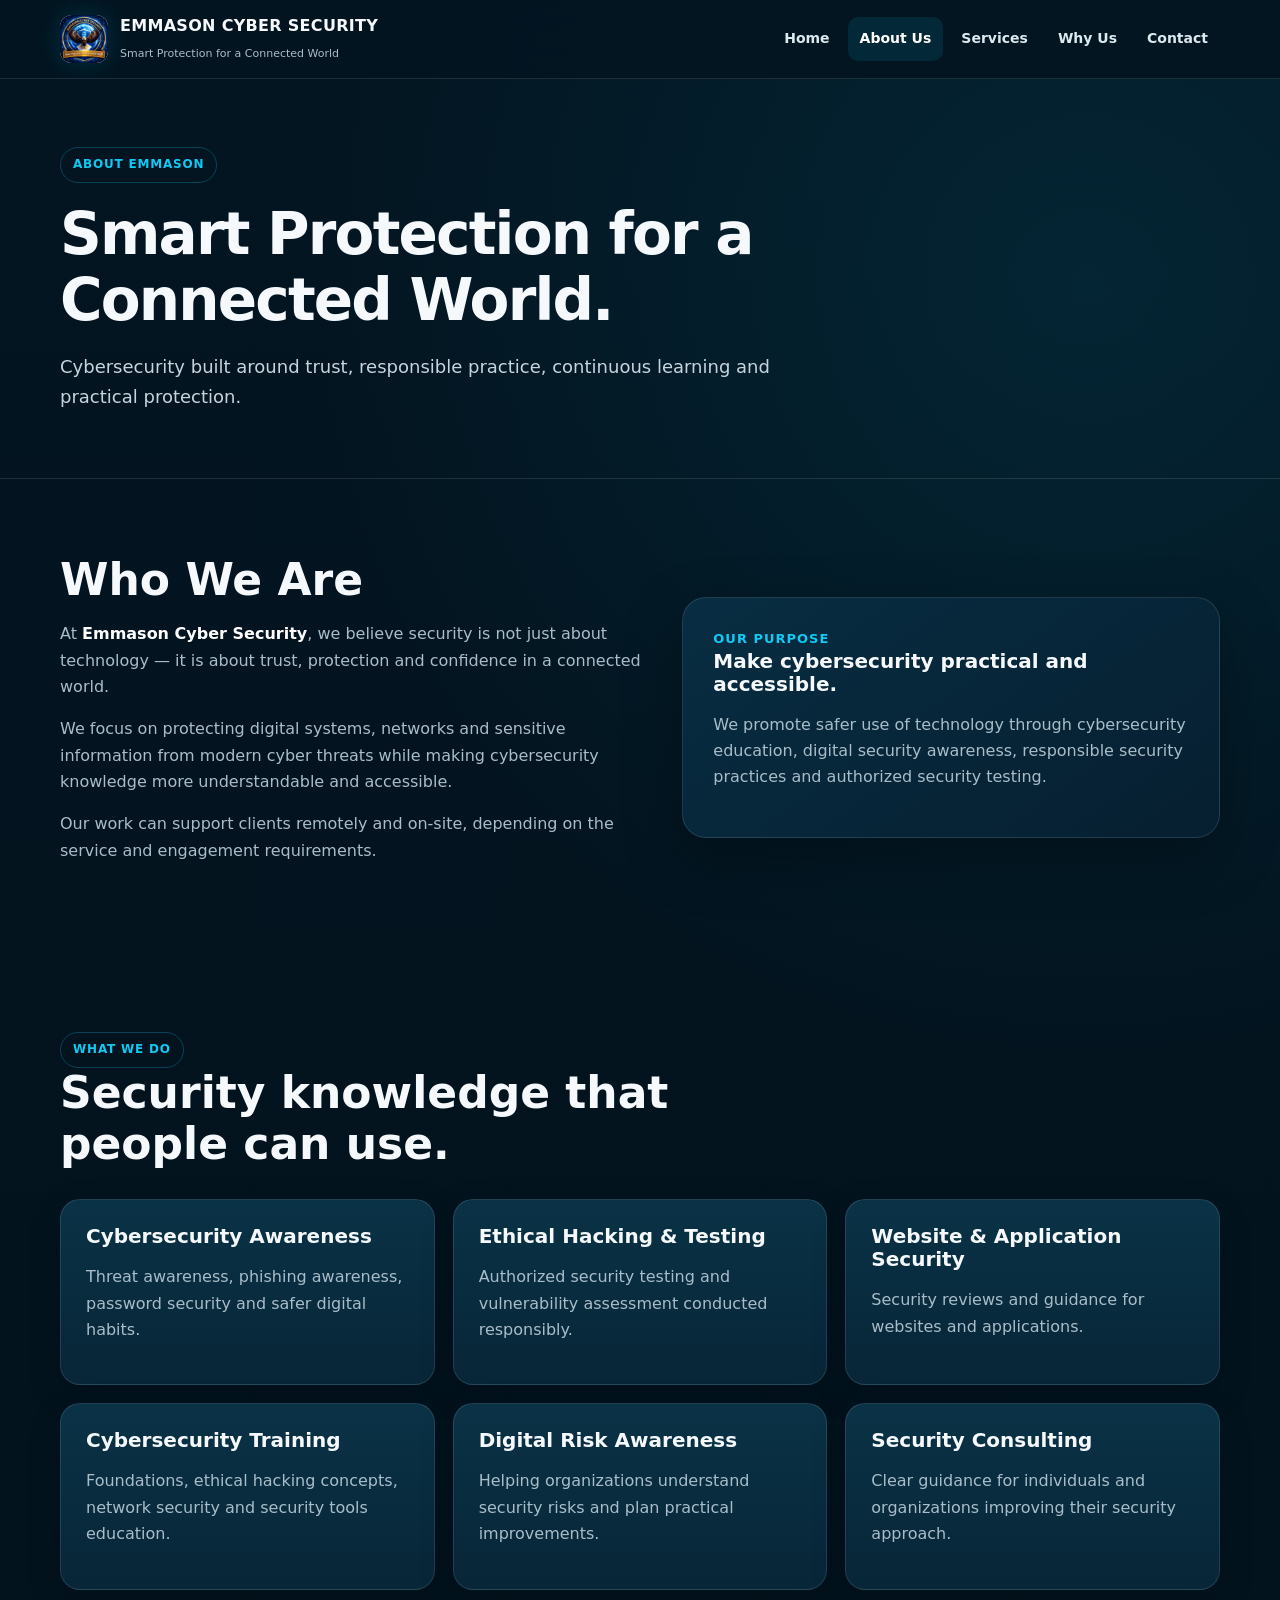
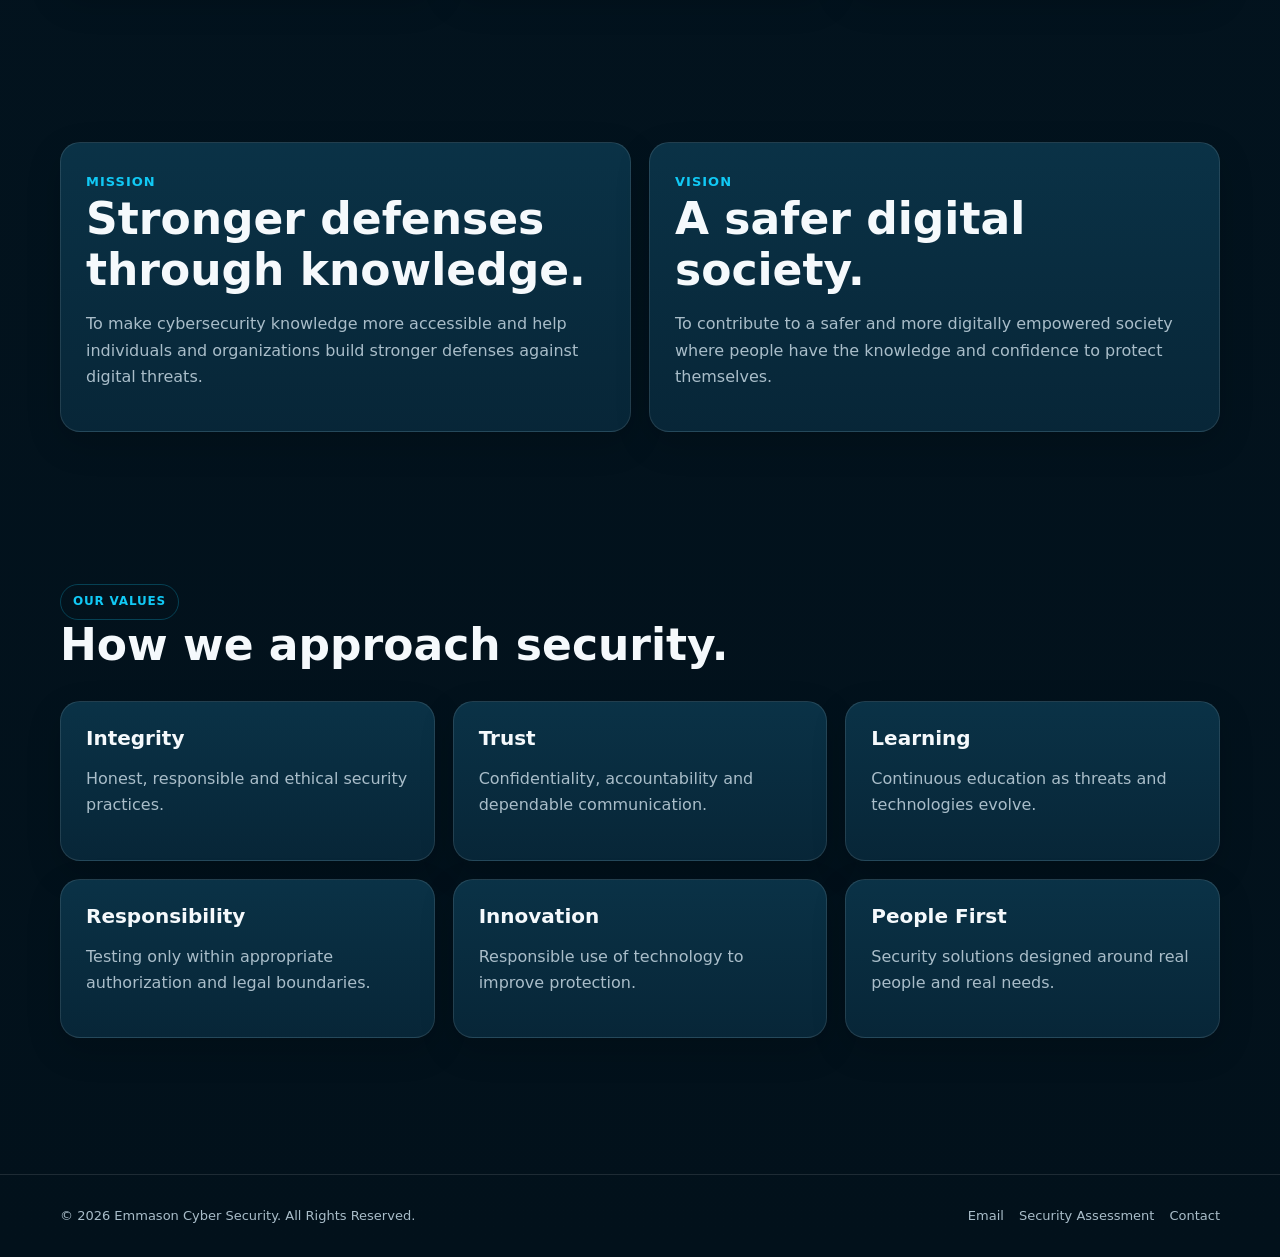
<file: About Us.html>
<!doctype html><html lang="en"><head><meta charset="utf-8"><meta name="viewport" content="width=device-width,initial-scale=1">
<title>About Us | Emmason Cyber Security</title><meta name="description" content="Learn about Emmason Cyber Security, our mission, vision, values and practical approach."><link rel="stylesheet" href="styles.css"></head><body><header><div class="container nav">
<a class="brand" href="index.html"><span class="logo"><img src="2026%20LOGO.png" alt="Emmason Cyber Security logo"></span><span><span class="brand-name">EMMASON CYBER SECURITY</span><br><span class="brand-tag">Smart Protection for a Connected World</span></span></a>
<button class="menu-toggle" id="menuToggle" aria-label="Open navigation" aria-expanded="false">☰</button>
<nav class="nav-links" id="navLinks"><a href="index.html" class="">Home</a><a href="About Us.html" class="active">About Us</a><a href="Services.html" class="">Services</a><a href="Why-Us.html" class="">Why Us</a><a href="Contact.html" class="">Contact</a></nav></div></header><main><section class="page-hero"><div class="container"><span class="eyebrow">ABOUT EMMASON</span><h1>Smart Protection for a Connected World.</h1><p class="lead">Cybersecurity built around trust, responsible practice, continuous learning and practical protection.</p></div></section>
<section class="section"><div class="container split"><div><h2>Who We Are</h2><p class="muted">At <strong style="color:#fff">Emmason Cyber Security</strong>, we believe security is not just about technology — it is about trust, protection and confidence in a connected world.</p><p class="muted">We focus on protecting digital systems, networks and sensitive information from modern cyber threats while making cybersecurity knowledge more understandable and accessible.</p><p class="muted">Our work can support clients remotely and on-site, depending on the service and engagement requirements.</p></div><div class="panel"><div class="number">OUR PURPOSE</div><h3>Make cybersecurity practical and accessible.</h3><p class="muted">We promote safer use of technology through cybersecurity education, digital security awareness, responsible security practices and authorized security testing.</p></div></div></section>
<section class="section"><div class="container"><div class="section-head"><span class="eyebrow">WHAT WE DO</span><h2>Security knowledge that people can use.</h2></div><div class="grid grid-3">
<div class="card"><h3>Cybersecurity Awareness</h3><p class="muted">Threat awareness, phishing awareness, password security and safer digital habits.</p></div>
<div class="card"><h3>Ethical Hacking & Testing</h3><p class="muted">Authorized security testing and vulnerability assessment conducted responsibly.</p></div>
<div class="card"><h3>Website & Application Security</h3><p class="muted">Security reviews and guidance for websites and applications.</p></div>
<div class="card"><h3>Cybersecurity Training</h3><p class="muted">Foundations, ethical hacking concepts, network security and security tools education.</p></div>
<div class="card"><h3>Digital Risk Awareness</h3><p class="muted">Helping organizations understand security risks and plan practical improvements.</p></div>
<div class="card"><h3>Security Consulting</h3><p class="muted">Clear guidance for individuals and organizations improving their security approach.</p></div>
</div></div></section>
<section class="section"><div class="container grid grid-2"><div class="card"><span class="number">MISSION</span><h2>Stronger defenses through knowledge.</h2><p class="muted">To make cybersecurity knowledge more accessible and help individuals and organizations build stronger defenses against digital threats.</p></div><div class="card"><span class="number">VISION</span><h2>A safer digital society.</h2><p class="muted">To contribute to a safer and more digitally empowered society where people have the knowledge and confidence to protect themselves.</p></div></div></section>
<section class="section"><div class="container"><div class="section-head"><span class="eyebrow">OUR VALUES</span><h2>How we approach security.</h2></div><div class="grid grid-3">
<div class="card"><h3>Integrity</h3><p class="muted">Honest, responsible and ethical security practices.</p></div><div class="card"><h3>Trust</h3><p class="muted">Confidentiality, accountability and dependable communication.</p></div><div class="card"><h3>Learning</h3><p class="muted">Continuous education as threats and technologies evolve.</p></div><div class="card"><h3>Responsibility</h3><p class="muted">Testing only within appropriate authorization and legal boundaries.</p></div><div class="card"><h3>Innovation</h3><p class="muted">Responsible use of technology to improve protection.</p></div><div class="card"><h3>People First</h3><p class="muted">Security solutions designed around real people and real needs.</p></div>
</div></div></section>
</main><footer><div class="container footer-grid"><div>© 2026 Emmason Cyber Security. All Rights Reserved.</div><div class="footer-links"><a href="mailto:info@emmasoncybersecurity.com">Email</a><a href="Get%20a%20Security%20Assessment.html">Security Assessment</a><a href="Contact.html">Contact</a></div></div></footer>
<script>const m=document.getElementById('menuToggle'),n=document.getElementById('navLinks');if(m){m.addEventListener('click',()=>{const o=n.classList.toggle('show');m.setAttribute('aria-expanded',o)});n.querySelectorAll('a').forEach(a=>a.addEventListener('click',()=>n.classList.remove('show')))}</script></body></html>
</file>
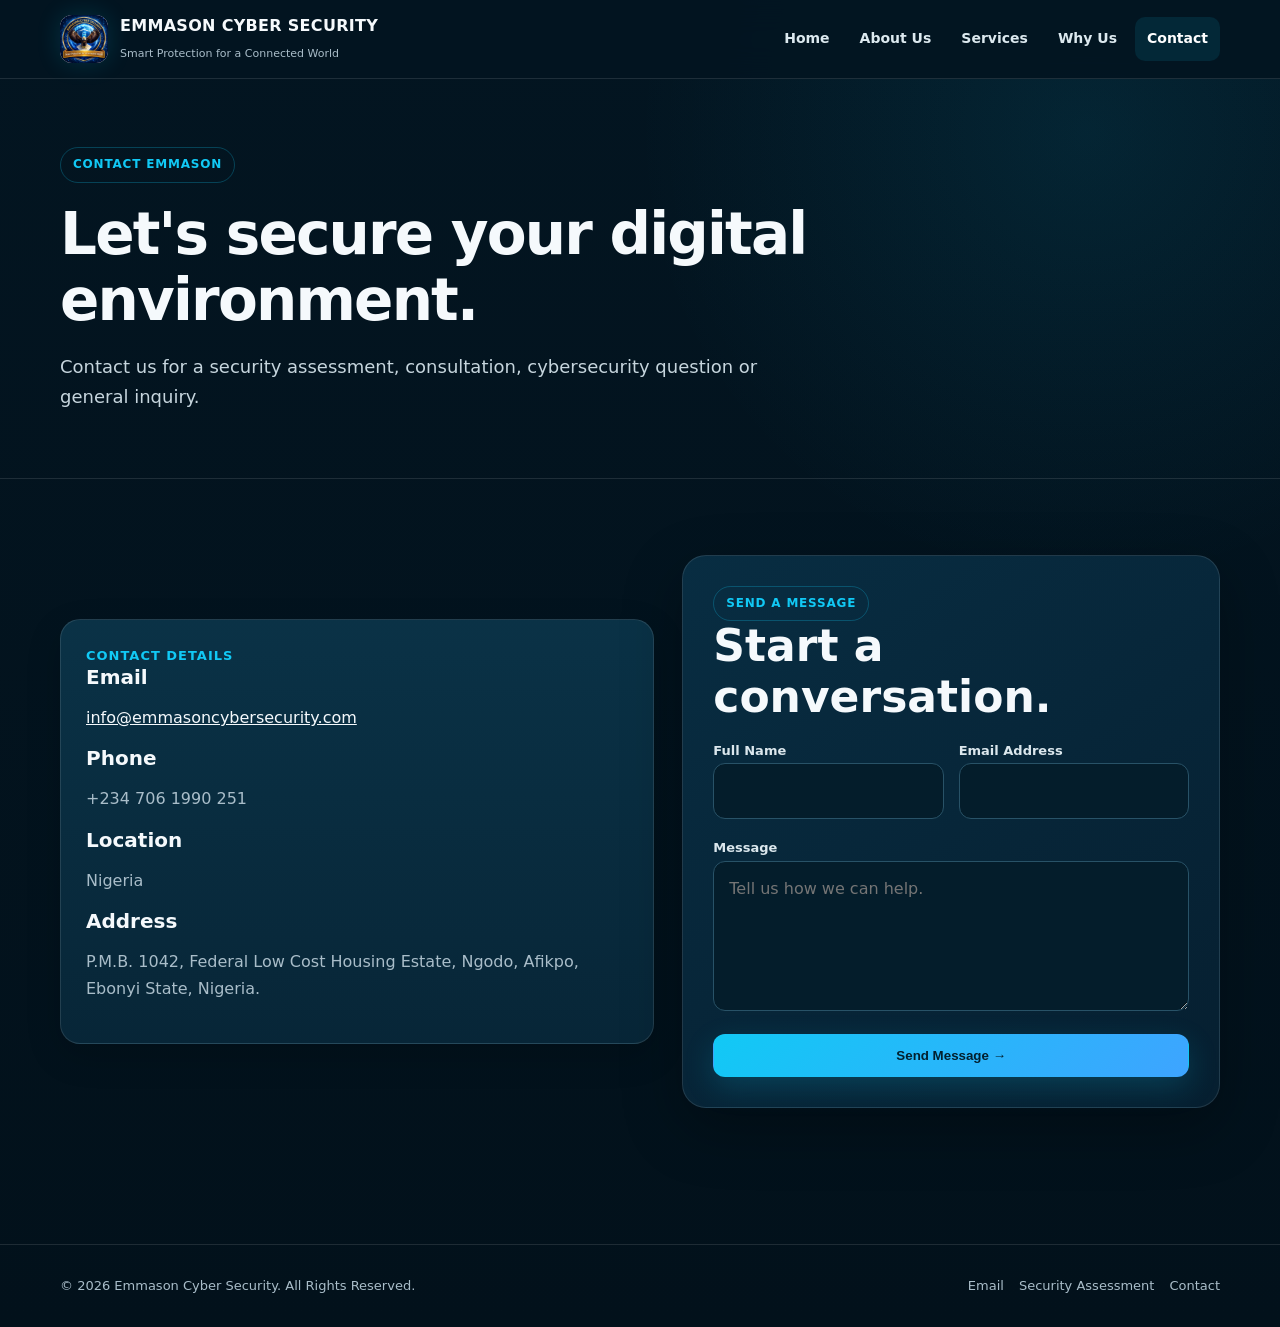
<file: Contact.html>
<!doctype html><html lang="en"><head><meta charset="utf-8"><meta name="viewport" content="width=device-width,initial-scale=1">
<title>Contact | Emmason Cyber Security</title><meta name="description" content="Contact Emmason Cyber Security for assessments, consultations and general cybersecurity inquiries."><link rel="stylesheet" href="styles.css"></head><body><header><div class="container nav">
<a class="brand" href="index.html"><span class="logo"><img src="2026%20LOGO.png" alt="Emmason Cyber Security logo"></span><span><span class="brand-name">EMMASON CYBER SECURITY</span><br><span class="brand-tag">Smart Protection for a Connected World</span></span></a>
<button class="menu-toggle" id="menuToggle" aria-label="Open navigation" aria-expanded="false">☰</button>
<nav class="nav-links" id="navLinks"><a href="index.html" class="">Home</a><a href="About Us.html" class="">About Us</a><a href="Services.html" class="">Services</a><a href="Why-Us.html" class="">Why Us</a><a href="Contact.html" class="active">Contact</a></nav></div></header><main><section class="page-hero"><div class="container"><span class="eyebrow">CONTACT EMMASON</span><h1>Let's secure your digital environment.</h1><p class="lead">Contact us for a security assessment, consultation, cybersecurity question or general inquiry.</p></div></section>
<section class="section"><div class="container split">
<div><div class="card"><div class="number">CONTACT DETAILS</div><h3>Email</h3><p><a href="mailto:info@emmasoncybersecurity.com">info@emmasoncybersecurity.com</a></p><h3>Phone</h3><p class="muted">+234 706 1990 251</p><h3>Location</h3><p class="muted">Nigeria</p><h3>Address</h3><p class="muted">P.M.B. 1042, Federal Low Cost Housing Estate, Ngodo, Afikpo, Ebonyi State, Nigeria.</p></div></div>
<div class="panel"><span class="eyebrow">SEND A MESSAGE</span><h2>Start a conversation.</h2><form onsubmit="sendMessage(event)"><div class="form-grid"><div><label for="name">Full Name</label><input id="name" required></div><div><label for="email">Email Address</label><input id="email" type="email" required></div></div><div><label for="message">Message</label><textarea id="message" required placeholder="Tell us how we can help."></textarea></div><button class="btn btn-primary" type="submit">Send Message →</button></form></div>
</div></section></main>
<script>function sendMessage(e){e.preventDefault();const n=encodeURIComponent(document.getElementById('name').value),em=encodeURIComponent(document.getElementById('email').value),m=encodeURIComponent(document.getElementById('message').value);window.location.href='mailto:info@emmasoncybersecurity.com?subject='+encodeURIComponent('Emmason Cyber Security Website Inquiry')+'&body='+encodeURIComponent('Name: '+decodeURIComponent(n)+'\nEmail: '+decodeURIComponent(em)+'\n\nMessage:\n'+decodeURIComponent(m));}</script><footer><div class="container footer-grid"><div>© 2026 Emmason Cyber Security. All Rights Reserved.</div><div class="footer-links"><a href="mailto:info@emmasoncybersecurity.com">Email</a><a href="Get%20a%20Security%20Assessment.html">Security Assessment</a><a href="Contact.html">Contact</a></div></div></footer>
<script>const m=document.getElementById('menuToggle'),n=document.getElementById('navLinks');if(m){m.addEventListener('click',()=>{const o=n.classList.toggle('show');m.setAttribute('aria-expanded',o)});n.querySelectorAll('a').forEach(a=>a.addEventListener('click',()=>n.classList.remove('show')))}</script></body></html>
</file>
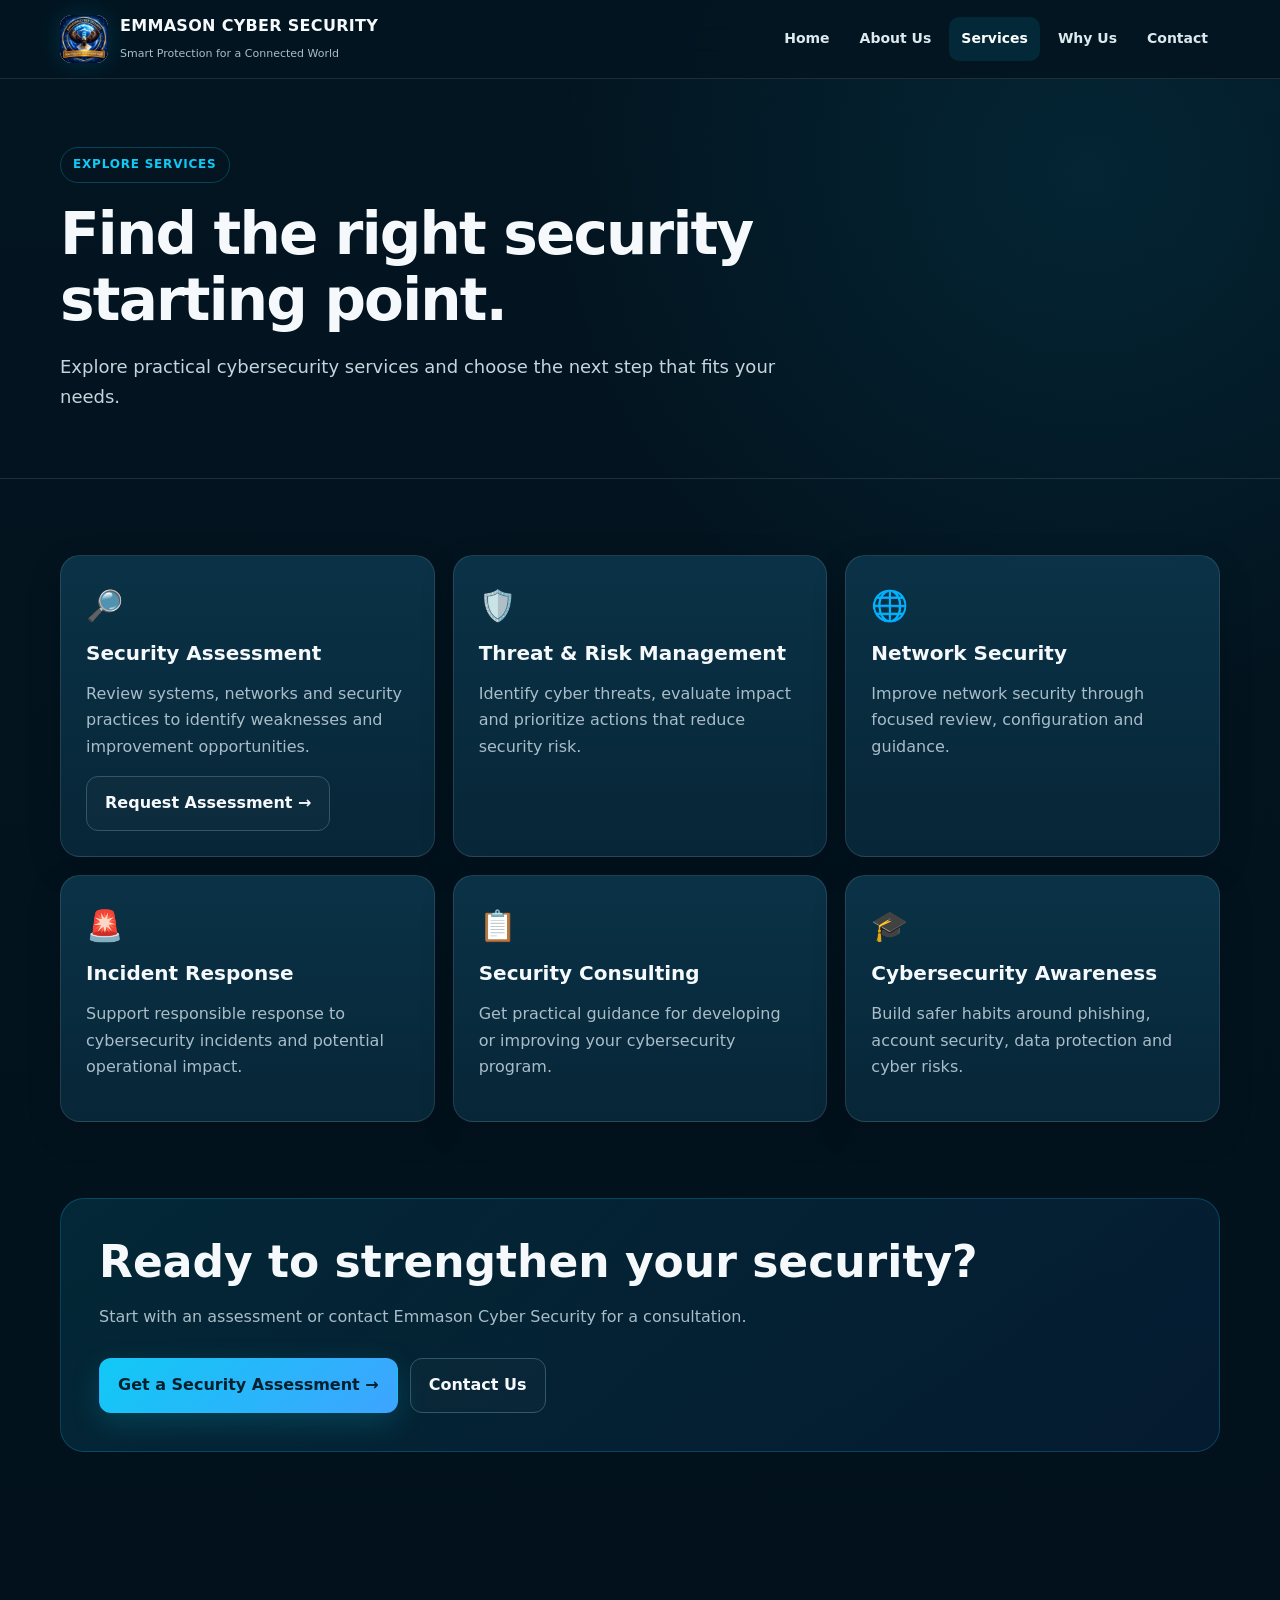
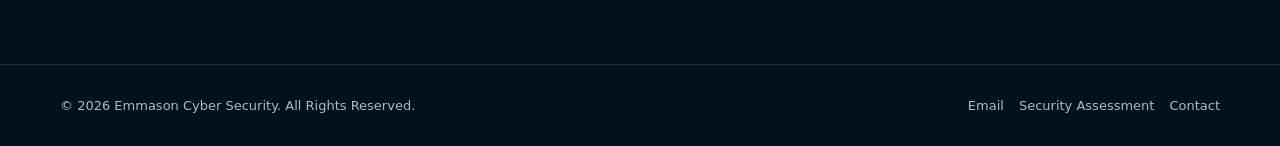
<file: explore-services.html>
<!doctype html><html lang="en"><head><meta charset="utf-8"><meta name="viewport" content="width=device-width,initial-scale=1">
<title>Explore Services | Emmason Cyber Security</title><meta name="description" content="Explore practical cybersecurity services from Emmason Cyber Security."><link rel="stylesheet" href="styles.css"></head><body><header><div class="container nav">
<a class="brand" href="index.html"><span class="logo"><img src="2026%20LOGO.png" alt="Emmason Cyber Security logo"></span><span><span class="brand-name">EMMASON CYBER SECURITY</span><br><span class="brand-tag">Smart Protection for a Connected World</span></span></a>
<button class="menu-toggle" id="menuToggle" aria-label="Open navigation" aria-expanded="false">☰</button>
<nav class="nav-links" id="navLinks"><a href="index.html" class="">Home</a><a href="About Us.html" class="">About Us</a><a href="Services.html" class="active">Services</a><a href="Why-Us.html" class="">Why Us</a><a href="Contact.html" class="">Contact</a></nav></div></header><main><section class="page-hero"><div class="container"><span class="eyebrow">EXPLORE SERVICES</span><h1>Find the right security starting point.</h1><p class="lead">Explore practical cybersecurity services and choose the next step that fits your needs.</p></div></section>
<section class="section"><div class="container grid grid-3">
<div class="card"><div class="icon">🔎</div><h3>Security Assessment</h3><p class="muted">Review systems, networks and security practices to identify weaknesses and improvement opportunities.</p><a class="btn btn-secondary" href="Get%20a%20Security%20Assessment.html">Request Assessment →</a></div>
<div class="card"><div class="icon">🛡️</div><h3>Threat & Risk Management</h3><p class="muted">Identify cyber threats, evaluate impact and prioritize actions that reduce security risk.</p></div>
<div class="card"><div class="icon">🌐</div><h3>Network Security</h3><p class="muted">Improve network security through focused review, configuration and guidance.</p></div>
<div class="card"><div class="icon">🚨</div><h3>Incident Response</h3><p class="muted">Support responsible response to cybersecurity incidents and potential operational impact.</p></div>
<div class="card"><div class="icon">📋</div><h3>Security Consulting</h3><p class="muted">Get practical guidance for developing or improving your cybersecurity program.</p></div>
<div class="card"><div class="icon">🎓</div><h3>Cybersecurity Awareness</h3><p class="muted">Build safer habits around phishing, account security, data protection and cyber risks.</p></div>
</div></div>
<section class="section"><div class="container"><div class="cta"><h2>Ready to strengthen your security?</h2><p class="muted">Start with an assessment or contact Emmason Cyber Security for a consultation.</p><div class="actions"><a class="btn btn-primary" href="Get%20a%20Security%20Assessment.html">Get a Security Assessment →</a><a class="btn btn-secondary" href="Contact.html">Contact Us</a></div></div></div></section></main><footer><div class="container footer-grid"><div>© 2026 Emmason Cyber Security. All Rights Reserved.</div><div class="footer-links"><a href="mailto:info@emmasoncybersecurity.com">Email</a><a href="Get%20a%20Security%20Assessment.html">Security Assessment</a><a href="Contact.html">Contact</a></div></div></footer>
<script>const m=document.getElementById('menuToggle'),n=document.getElementById('navLinks');if(m){m.addEventListener('click',()=>{const o=n.classList.toggle('show');m.setAttribute('aria-expanded',o)});n.querySelectorAll('a').forEach(a=>a.addEventListener('click',()=>n.classList.remove('show')))}</script></body></html>
</file>
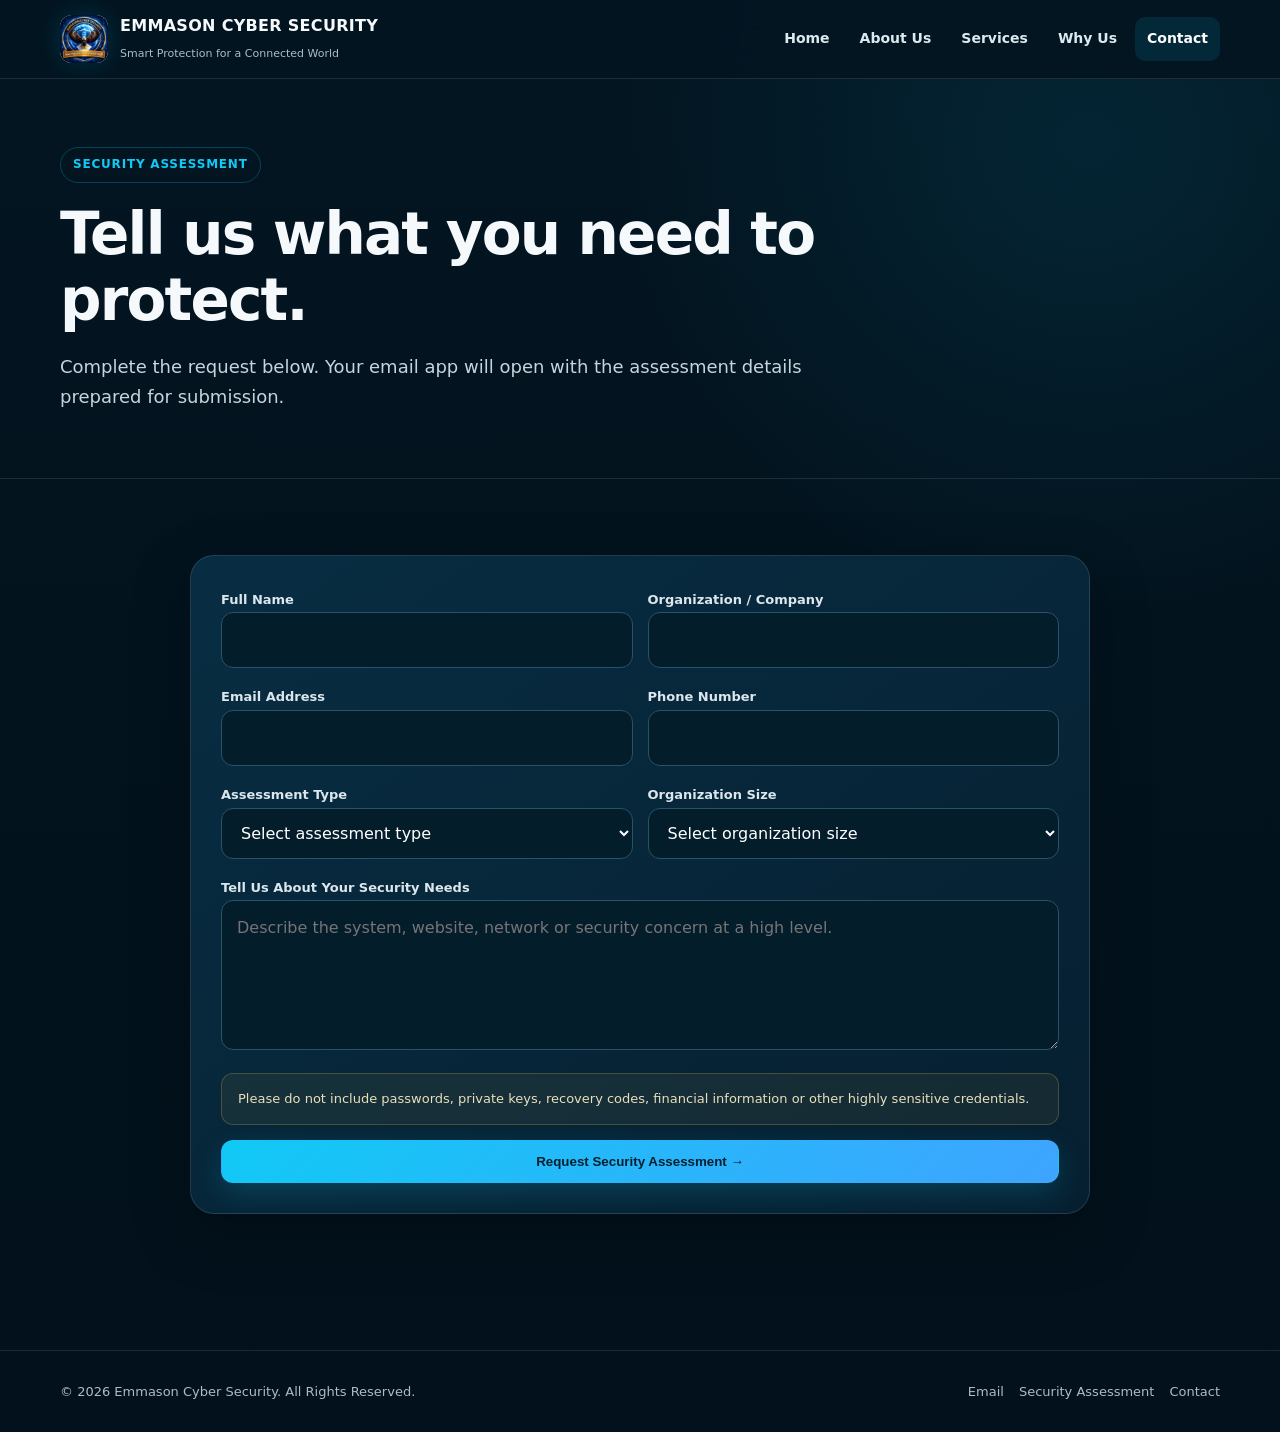
<file: Get a Security Assessment.html>
<!doctype html><html lang="en"><head><meta charset="utf-8"><meta name="viewport" content="width=device-width,initial-scale=1">
<title>Get a Security Assessment | Emmason Cyber Security</title><meta name="description" content="Request a cybersecurity assessment from Emmason Cyber Security."><link rel="stylesheet" href="styles.css"></head><body><header><div class="container nav">
<a class="brand" href="index.html"><span class="logo"><img src="2026%20LOGO.png" alt="Emmason Cyber Security logo"></span><span><span class="brand-name">EMMASON CYBER SECURITY</span><br><span class="brand-tag">Smart Protection for a Connected World</span></span></a>
<button class="menu-toggle" id="menuToggle" aria-label="Open navigation" aria-expanded="false">☰</button>
<nav class="nav-links" id="navLinks"><a href="index.html" class="">Home</a><a href="About Us.html" class="">About Us</a><a href="Services.html" class="">Services</a><a href="Why-Us.html" class="">Why Us</a><a href="Contact.html" class="active">Contact</a></nav></div></header><main><section class="page-hero"><div class="container"><span class="eyebrow">SECURITY ASSESSMENT</span><h1>Tell us what you need to protect.</h1><p class="lead">Complete the request below. Your email app will open with the assessment details prepared for submission.</p></div></section>
<section class="section"><div class="container" style="max-width:900px"><div class="panel"><form onsubmit="submitAssessment(event)">
<div class="form-grid"><div><label for="name">Full Name</label><input id="name" required></div><div><label for="organization">Organization / Company</label><input id="organization" required></div>
<div><label for="email">Email Address</label><input id="email" type="email" required></div><div><label for="phone">Phone Number</label><input id="phone" required></div>
<div><label for="assessment">Assessment Type</label><select id="assessment" required><option value="">Select assessment type</option><option>Website Security Assessment</option><option>Network Security Assessment</option><option>Cybersecurity Risk Assessment</option><option>Vulnerability Assessment</option><option>Security Awareness Assessment</option><option>General Cybersecurity Consultation</option></select></div>
<div><label for="size">Organization Size</label><select id="size" required><option value="">Select organization size</option><option>Individual</option><option>Small Business</option><option>Medium Business</option><option>Large Organization</option><option>Nonprofit / NGO</option></select></div></div>
<div><label for="message">Tell Us About Your Security Needs</label><textarea id="message" required placeholder="Describe the system, website, network or security concern at a high level."></textarea></div>
<div class="notice">Please do not include passwords, private keys, recovery codes, financial information or other highly sensitive credentials.</div>
<button class="btn btn-primary" type="submit">Request Security Assessment →</button></form></div></div></section></main>
<script>function submitAssessment(e){e.preventDefault();const g=id=>document.getElementById(id).value;const body='SECURITY ASSESSMENT REQUEST\n\nFull Name: '+g('name')+'\nOrganization: '+g('organization')+'\nEmail: '+g('email')+'\nPhone: '+g('phone')+'\nAssessment Type: '+g('assessment')+'\nOrganization Size: '+g('size')+'\n\nSecurity Needs:\n'+g('message');window.location.href='mailto:info@emmasoncybersecurity.com?subject='+encodeURIComponent('Security Assessment Request - '+g('organization'))+'&body='+encodeURIComponent(body);}</script><footer><div class="container footer-grid"><div>© 2026 Emmason Cyber Security. All Rights Reserved.</div><div class="footer-links"><a href="mailto:info@emmasoncybersecurity.com">Email</a><a href="Get%20a%20Security%20Assessment.html">Security Assessment</a><a href="Contact.html">Contact</a></div></div></footer>
<script>const m=document.getElementById('menuToggle'),n=document.getElementById('navLinks');if(m){m.addEventListener('click',()=>{const o=n.classList.toggle('show');m.setAttribute('aria-expanded',o)});n.querySelectorAll('a').forEach(a=>a.addEventListener('click',()=>n.classList.remove('show')))}</script></body></html>
</file>
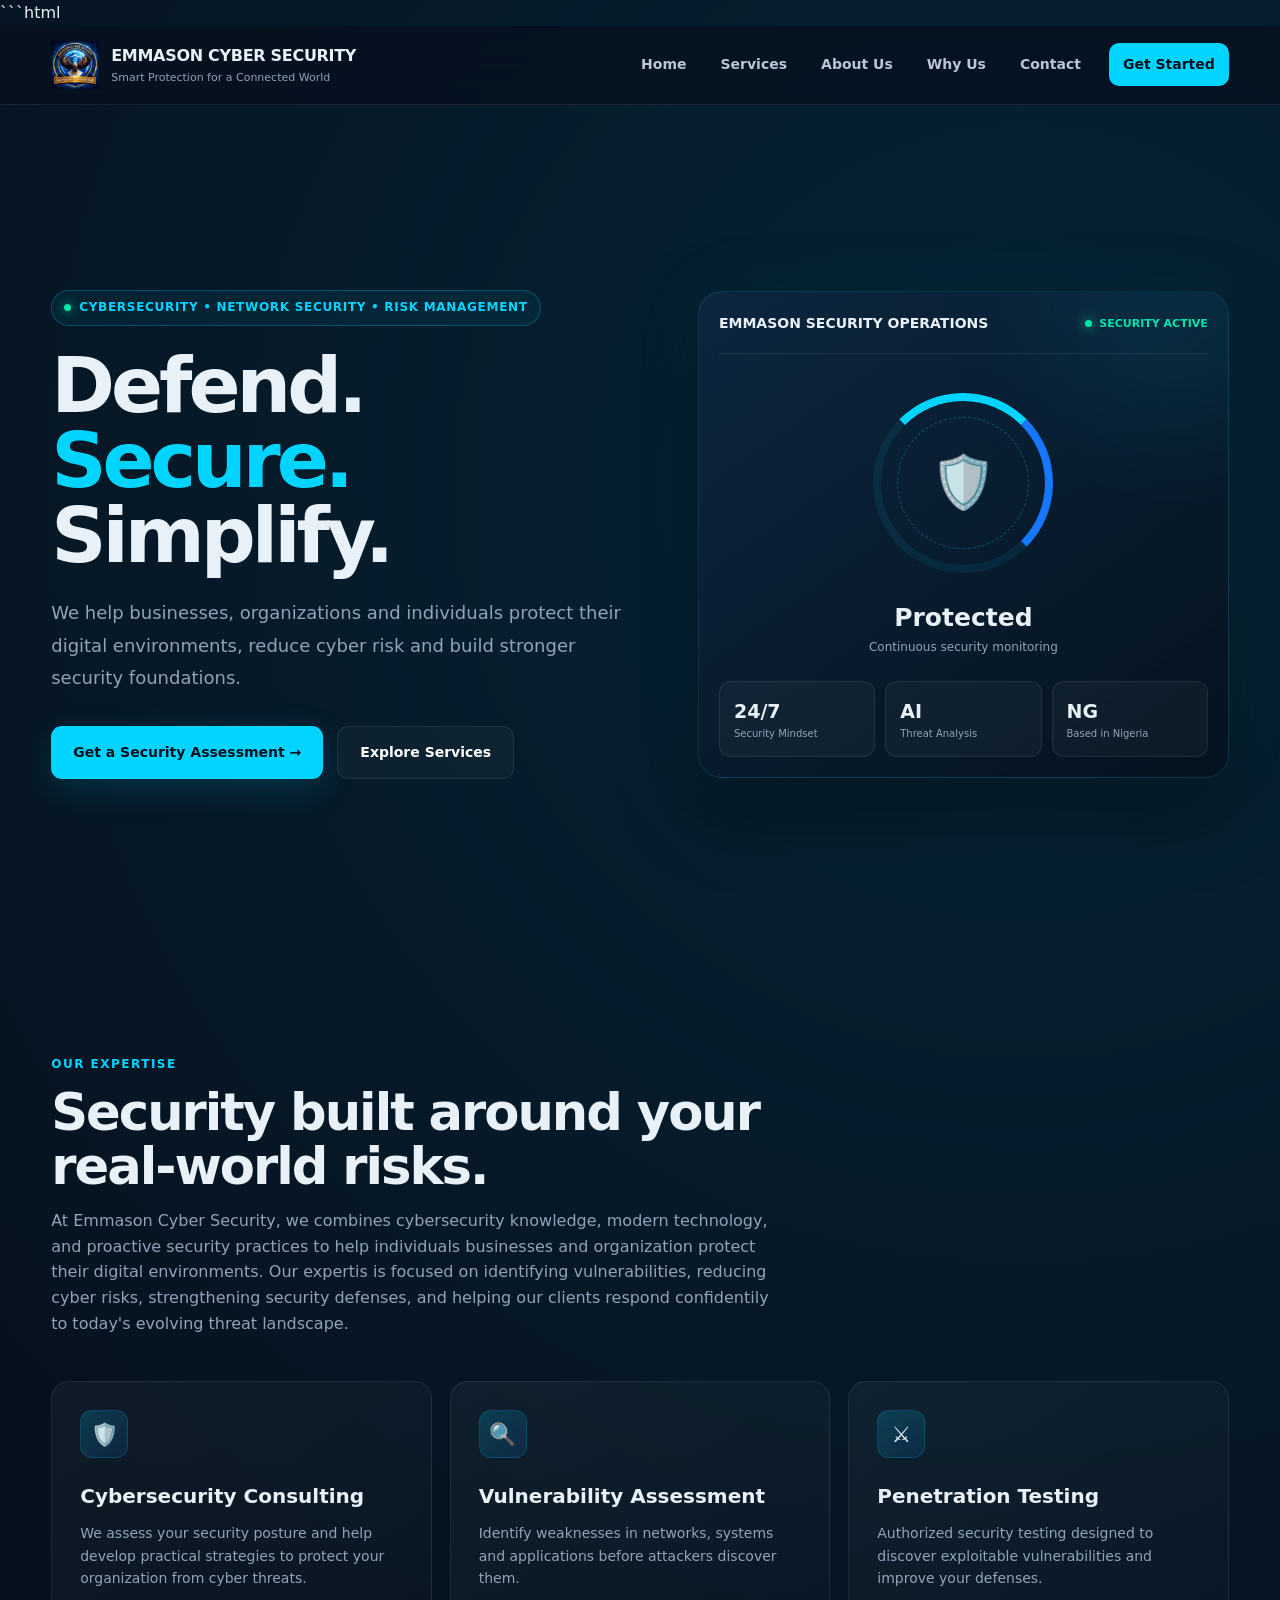
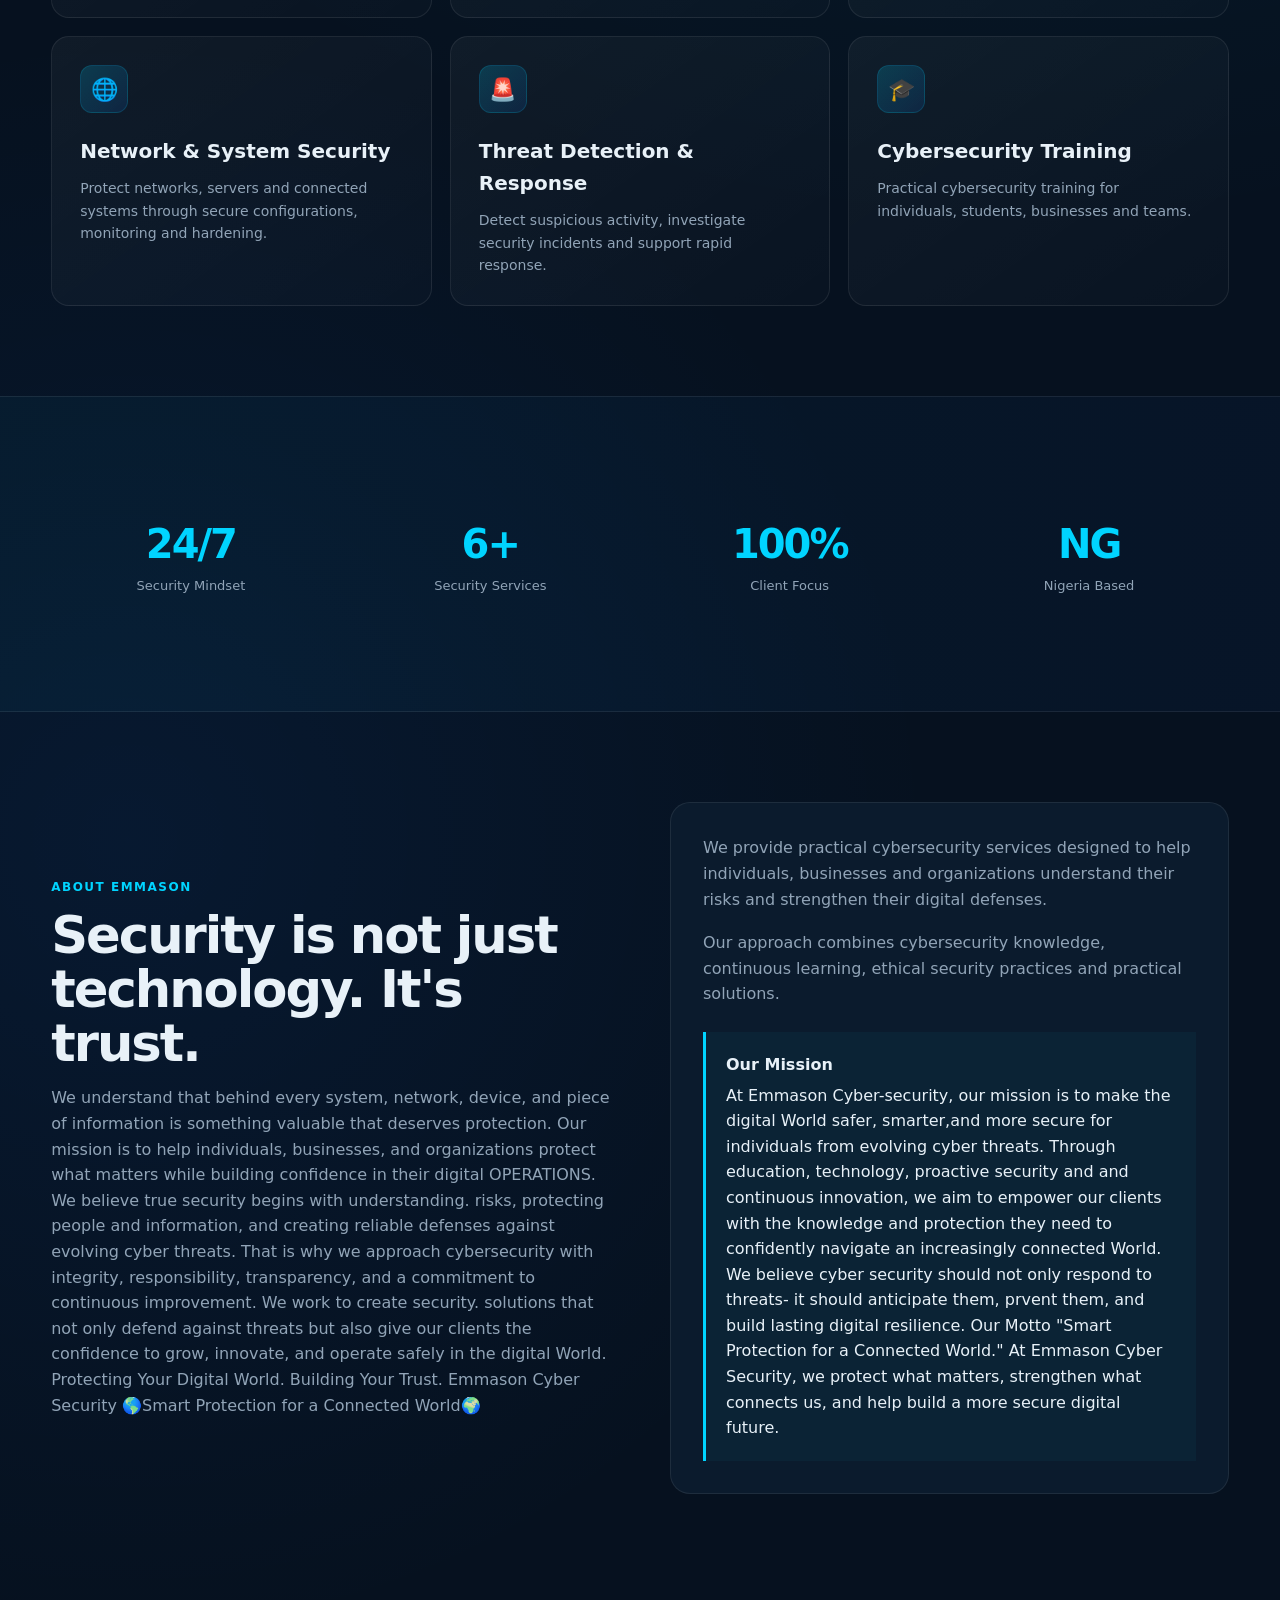
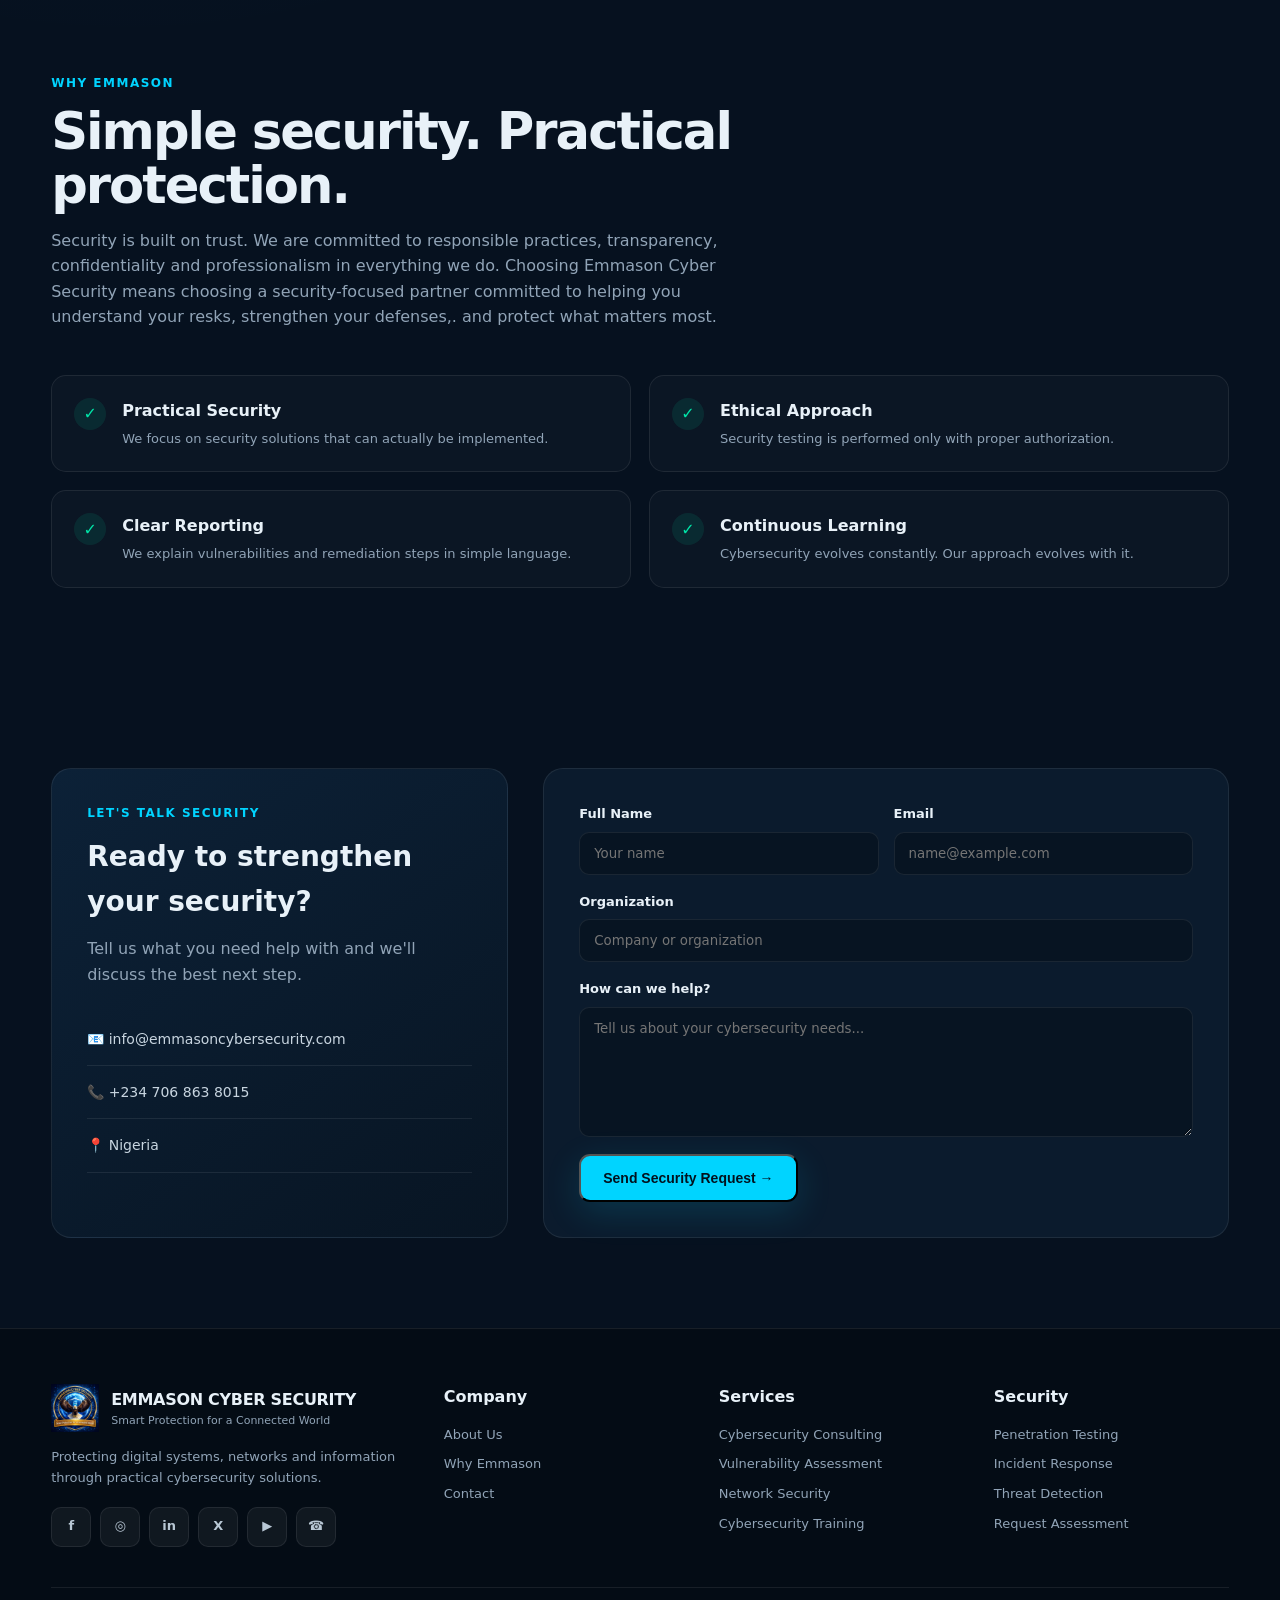
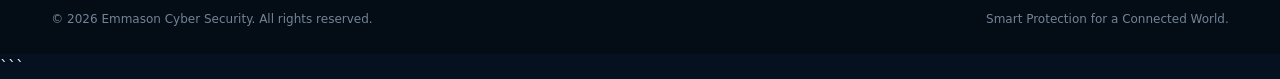
<file: index.html.html>
```html
<!DOCTYPE html>
<html lang="en">
<head>
  <meta charset="UTF-8">
  <meta name="viewport" content="width=device-width, initial-scale=1.0">

  <title>Emmason Cyber Security |Smart Protection for a Connected World .</title>

  <meta name="description"
        content="Emmason Cyber Security provides cybersecurity consulting, network security, vulnerability assessment, threat detection, incident response and cybersecurity training.">

  <meta name="theme-color" content="#06111f">

  <link rel="icon"
        href="data:image/svg+xml,%3Csvg xmlns='http://www.w3.org/2000/svg' viewBox='0 0 100 100'%3E%3Crect width='100' height='100' rx='20' fill='%2300d4ff'/%3E%3Ctext x='50' y='65' font-size='55' text-anchor='middle' fill='%2306111f' font-family='Arial' font-weight='bold'%3EE%3C/text%3E%3C/svg%3E">

  <style>

    /* =====================================================
       GLOBAL
    ===================================================== */

    :root {
      --bg: #06111f;
      --bg2: #091827;
      --card: #0b1b2d;
      --card2: #102338;

      --cyan: #00d4ff;
      --blue: #1677ff;
      --green: #00e5a8;

      --white: #ffffff;
      --text: #e8f1f8;
      --muted: #91a4b7;

      --border: rgba(255,255,255,0.08);

      --max-width: 1180px;
      --radius: 18px;

      --font:
        Inter,
        system-ui,
        -apple-system,
        BlinkMacSystemFont,
        "Segoe UI",
        Roboto,
        Arial,
        sans-serif;
    }

    * {
      box-sizing: border-box;
      margin: 0;
      padding: 0;
    }

    html {
      scroll-behavior: smooth;
    }

    body {
      font-family: var(--font);
      background:
        radial-gradient(circle at 80% 10%, rgba(0,212,255,.10), transparent 30%),
        radial-gradient(circle at 10% 50%, rgba(22,119,255,.08), transparent 30%),
        var(--bg);

      color: var(--text);
      line-height: 1.6;
    }

    a {
      color: inherit;
      text-decoration: none;
    }

    img {
      max-width: 100%;
      display: block;
    }

    .container {
      width: min(92%, var(--max-width));
      margin: auto;
    }


    /* =====================================================
       NAVBAR
    ===================================================== */

    header {
      position: sticky;
      top: 0;
      z-index: 1000;

      background: rgba(6,17,31,.85);
      backdrop-filter: blur(18px);

      border-bottom: 1px solid var(--border);
    }

    .navbar {
      height: 78px;

      display: flex;
      align-items: center;
      justify-content: space-between;
    }

    .brand {
      display: flex;
      align-items: center;
      gap: 12px;
    }

    .brand img {
      width: 48px;
      height: 48px;
      object-fit: contain;
    }

    .brand-name {
      font-size: 16px;
      font-weight: 800;
      letter-spacing: -.3px;
    }

    .brand-tagline {
      font-size: 11px;
      color: var(--muted);
    }

    nav {
      display: flex;
      align-items: center;
      gap: 6px;
    }

    nav a {
      padding: 10px 14px;
      border-radius: 10px;

      color: #b8c7d6;
      font-size: 14px;
      font-weight: 600;

      transition: .25s ease;
    }

    nav a:hover {
      color: white;
      background: rgba(255,255,255,.05);
    }

    .nav-button {
      background: var(--cyan);
      color: #02121e !important;
      font-weight: 800;
      margin-left: 8px;
    }

    .nav-button:hover {
      background: white;
      transform: translateY(-2px);
    }

    .menu-button {
      display: none;

      border: 1px solid var(--border);
      background: transparent;
      color: white;

      padding: 9px 12px;
      border-radius: 9px;

      font-size: 20px;
      cursor: pointer;
    }


    /* =====================================================
       HERO
    ===================================================== */

    .hero {
      min-height: 680px;

      display: grid;
      grid-template-columns: 1.05fr .95fr;

      align-items: center;
      gap: 60px;

      padding: 90px 0;
    }

    .eyebrow {
      display: inline-flex;
      align-items: center;
      gap: 8px;

      padding: 7px 12px;

      border: 1px solid rgba(0,212,255,.25);
      background: rgba(0,212,255,.06);

      border-radius: 999px;

      color: var(--cyan);

      font-size: 12px;
      font-weight: 800;

      letter-spacing: .7px;
      text-transform: uppercase;

      margin-bottom: 22px;
    }

    .status-dot {
      width: 7px;
      height: 7px;

      background: var(--green);
      border-radius: 50%;

      box-shadow: 0 0 12px var(--green);
    }

    .hero h1 {
      font-size: clamp(48px, 6vw, 78px);

      line-height: .98;
      letter-spacing: -4px;

      max-width: 720px;

      margin-bottom: 24px;
    }

    .hero h1 span {
      color: var(--cyan);
    }

    .hero-text {
      max-width: 650px;

      color: var(--muted);

      font-size: 18px;
      line-height: 1.8;

      margin-bottom: 32px;
    }

    .hero-buttons {
      display: flex;
      gap: 14px;
      flex-wrap: wrap;
    }

    .button {
      display: inline-flex;
      align-items: center;
      justify-content: center;

      padding: 14px 22px;

      border-radius: 11px;

      font-size: 14px;
      font-weight: 800;

      transition: .25s ease;
    }

    .button-primary {
      background: var(--cyan);
      color: #02121e;

      box-shadow: 0 10px 35px rgba(0,212,255,.15);
    }

    .button-primary:hover {
      transform: translateY(-3px);
      box-shadow: 0 15px 40px rgba(0,212,255,.25);
    }

    .button-secondary {
      border: 1px solid var(--border);
      background: rgba(255,255,255,.03);
      color: white;
    }

    .button-secondary:hover {
      background: rgba(255,255,255,.07);
    }


    /* =====================================================
       SOC VISUAL
    ===================================================== */

    .soc-wrapper {
      position: relative;
    }

    .soc-card {
      position: relative;

      background:
        linear-gradient(
          145deg,
          rgba(13,39,63,.95),
          rgba(5,18,31,.98)
        );

      border: 1px solid rgba(0,212,255,.15);

      border-radius: 24px;

      padding: 20px;

      box-shadow:
        0 30px 80px rgba(0,0,0,.4),
        0 0 80px rgba(0,212,255,.06);

      overflow: hidden;
    }

    .soc-card::before {
      content: "";

      position: absolute;
      width: 260px;
      height: 260px;

      background: rgba(0,212,255,.08);

      filter: blur(60px);

      top: -120px;
      right: -80px;

      border-radius: 50%;
    }

    .soc-top {
      display: flex;
      justify-content: space-between;
      align-items: center;

      padding-bottom: 18px;
      border-bottom: 1px solid var(--border);
    }

    .soc-title {
      font-weight: 800;
      font-size: 14px;
    }

    .live {
      display: flex;
      align-items: center;
      gap: 7px;

      color: var(--green);

      font-size: 11px;
      font-weight: 800;
    }

    .dashboard {
      padding: 24px 0;
    }

    .threat-ring {
      width: 180px;
      height: 180px;

      margin: 15px auto 25px;

      border-radius: 50%;

      border:
        8px solid rgba(0,212,255,.08);

      border-top-color: var(--cyan);
      border-right-color: var(--blue);

      display: flex;
      align-items: center;
      justify-content: center;

      position: relative;
    }

    .threat-ring::after {
      content: "";

      position: absolute;

      width: 130px;
      height: 130px;

      border-radius: 50%;

      border: 1px dashed rgba(0,212,255,.3);
    }

    .shield {
      font-size: 52px;
      z-index: 2;
    }

    .security-level {
      text-align: center;
    }

    .security-level strong {
      display: block;
      font-size: 25px;
    }

    .security-level span {
      color: var(--muted);
      font-size: 12px;
    }

    .soc-stats {
      display: grid;
      grid-template-columns: repeat(3,1fr);

      gap: 10px;
    }

    .soc-stat {
      padding: 14px;

      border-radius: 12px;

      background: rgba(255,255,255,.035);

      border: 1px solid var(--border);
    }

    .soc-stat strong {
      display: block;
      font-size: 19px;
    }

    .soc-stat span {
      color: var(--muted);
      font-size: 10px;
    }


    /* =====================================================
       SECTION
    ===================================================== */

    section {
      padding: 90px 0;
    }

    .section-header {
      max-width: 720px;
      margin-bottom: 45px;
    }

    .section-label {
      color: var(--cyan);

      font-size: 12px;
      font-weight: 900;

      letter-spacing: 1.5px;
      text-transform: uppercase;

      margin-bottom: 12px;
    }

    .section-title {
      font-size: clamp(34px, 4vw, 52px);

      line-height: 1.05;

      letter-spacing: -2px;

      margin-bottom: 15px;
    }

    .section-description {
      color: var(--muted);
      font-size: 16px;
    }


    /* =====================================================
       SERVICES
    ===================================================== */

    .services {
      display: grid;

      grid-template-columns:
        repeat(3,1fr);

      gap: 18px;
    }

    .service-card {
      background:
        linear-gradient(
          145deg,
          rgba(255,255,255,.045),
          rgba(255,255,255,.015)
        );

      border: 1px solid var(--border);

      padding: 28px;

      border-radius: var(--radius);

      transition: .3s ease;
    }

    .service-card:hover {
      transform: translateY(-7px);

      border-color:
        rgba(0,212,255,.25);

      box-shadow:
        0 20px 50px rgba(0,0,0,.25);
    }

    .service-icon {
      width: 48px;
      height: 48px;

      display: grid;
      place-items: center;

      border-radius: 12px;

      background:
        linear-gradient(
          135deg,
          rgba(0,212,255,.18),
          rgba(22,119,255,.12)
        );

      border:
        1px solid rgba(0,212,255,.15);

      font-size: 22px;

      margin-bottom: 22px;
    }

    .service-card h3 {
      font-size: 20px;
      margin-bottom: 10px;
    }

    .service-card p {
      color: var(--muted);
      font-size: 14px;
    }


    /* =====================================================
       STATS
    ===================================================== */

    .stats-section {
      background:
        linear-gradient(
          90deg,
          rgba(0,212,255,.04),
          rgba(22,119,255,.04)
        );

      border-top: 1px solid var(--border);
      border-bottom: 1px solid var(--border);
    }

    .stats {
      display: grid;
      grid-template-columns: repeat(4,1fr);
      gap: 20px;
    }

    .stat {
      text-align: center;
      padding: 25px;
    }

    .stat strong {
      display: block;

      font-size: 40px;

      color: var(--cyan);

      letter-spacing: -2px;
    }

    .stat span {
      color: var(--muted);
      font-size: 13px;
    }


    /* =====================================================
       ABOUT
    ===================================================== */

    .about-grid {
      display: grid;
      grid-template-columns: 1fr 1fr;
      gap: 60px;
      align-items: center;
    }

    .about-box {
      padding: 32px;

      background: var(--card);

      border: 1px solid var(--border);

      border-radius: 20px;
    }

    .about-box p {
      color: var(--muted);
      margin-bottom: 18px;
    }

    .mission {
      margin-top: 25px;

      padding: 20px;

      border-left: 3px solid var(--cyan);

      background: rgba(0,212,255,.04);
    }

    .mission strong {
      display: block;
      margin-bottom: 5px;
    }


    /* =====================================================
       WHY US
    ===================================================== */

    .why-grid {
      display: grid;
      grid-template-columns: 1fr 1fr;

      gap: 18px;
    }

    .why-item {
      display: flex;
      gap: 16px;

      padding: 22px;

      background: rgba(255,255,255,.025);

      border: 1px solid var(--border);

      border-radius: 15px;
    }

    .check {
      width: 32px;
      height: 32px;

      flex-shrink: 0;

      display: grid;
      place-items: center;

      border-radius: 50%;

      background: rgba(0,229,168,.1);

      color: var(--green);
    }

    .why-item h3 {
      font-size: 16px;
      margin-bottom: 5px;
    }

    .why-item p {
      color: var(--muted);
      font-size: 13px;
    }


    /* =====================================================
       CONTACT
    ===================================================== */

    .contact-wrapper {
      display: grid;
      grid-template-columns: .8fr 1.2fr;
      gap: 35px;
    }

    .contact-info {
      padding: 35px;

      background:
        linear-gradient(
          145deg,
          #0c2137,
          #081523
        );

      border-radius: 20px;

      border: 1px solid var(--border);
    }

    .contact-info h3 {
      font-size: 28px;
      margin-bottom: 12px;
    }

    .contact-info p {
      color: var(--muted);
      margin-bottom: 25px;
    }

    .contact-detail {
      padding: 15px 0;

      border-bottom: 1px solid var(--border);

      color: #c8d5e0;

      font-size: 14px;
    }

    form {
      padding: 35px;

      background: var(--card);

      border-radius: 20px;

      border: 1px solid var(--border);
    }

    .form-row {
      display: grid;
      grid-template-columns: 1fr 1fr;
      gap: 15px;
    }

    label {
      display: block;

      margin-bottom: 7px;

      font-size: 13px;
      font-weight: 700;
    }

    input,
    textarea {
      width: 100%;

      border: 1px solid var(--border);

      background: #071422;

      color: white;

      padding: 13px 14px;

      border-radius: 10px;

      font-family: inherit;

      margin-bottom: 17px;
    }

    input:focus,
    textarea:focus {
      outline: none;

      border-color: var(--cyan);

      box-shadow:
        0 0 0 3px rgba(0,212,255,.08);
    }

    textarea {
      resize: vertical;
      min-height: 130px;
    }


    /* =====================================================
       FOOTER
    ===================================================== */

    footer {
      border-top: 1px solid var(--border);

      background: #040c15;

      padding: 55px 0 25px;
    }

    .footer-grid {
      display: grid;

      grid-template-columns: 1.5fr 1fr 1fr 1fr;

      gap: 40px;

      padding-bottom: 40px;
    }

    .footer-brand p {
      color: var(--muted);

      font-size: 13px;

      max-width: 350px;

      margin-top: 15px;
    }

    footer h4 {
      margin-bottom: 15px;
    }

    .footer-links {
      display: flex;
      flex-direction: column;

      gap: 9px;
    }

    .footer-links a {
      color: var(--muted);
      font-size: 13px;
      transition: .2s;
    }

    .footer-links a:hover {
      color: var(--cyan);
    }

    /* SOCIAL MEDIA */

    .socials {
      display: flex;
      gap: 9px;

      margin-top: 18px;
    }

    .social {
      width: 40px;
      height: 40px;

      display: grid;
      place-items: center;

      border-radius: 10px;

      background: rgba(255,255,255,.05);

      border: 1px solid var(--border);

      color: #b8c7d4;

      font-size: 13px;
      font-weight: 800;

      transition: .25s;
    }

    .social:hover {
      background: var(--cyan);
      color: #02121e;

      transform: translateY(-3px);
    }

    .footer-bottom {
      padding-top: 22px;

      border-top: 1px solid var(--border);

      display: flex;

      justify-content: space-between;

      gap: 20px;

      color: #718497;

      font-size: 12px;
    }


    /* =====================================================
       MOBILE
    ===================================================== */

    @media(max-width: 900px) {

      .hero,
      .about-grid,
      .contact-wrapper {
        grid-template-columns: 1fr;
      }

      .hero {
        padding-top: 60px;
      }

      .services {
        grid-template-columns: 1fr 1fr;
      }

      .stats {
        grid-template-columns: 1fr 1fr;
      }

      .footer-grid {
        grid-template-columns: 1fr 1fr;
      }

      nav {
        display: none;

        position: absolute;

        top: 78px;
        left: 0;
        right: 0;

        padding: 15px;

        background: #071321;

        flex-direction: column;

        border-bottom: 1px solid var(--border);
      }

      nav.active {
        display: flex;
      }

      nav a {
        width: 100%;
        text-align: center;
      }

      .menu-button {
        display: block;
      }
    }


    @media(max-width: 600px) {

      .hero h1 {
        letter-spacing: -2px;
      }

      .services,
      .why-grid,
      .stats,
      .footer-grid,
      .form-row {
        grid-template-columns: 1fr;
      }

      section {
        padding: 65px 0;
      }

      .soc-stats {
        grid-template-columns: 1fr 1fr 1fr;
      }

      .footer-bottom {
        flex-direction: column;
      }
    }

  </style>
</head>


<body>


<!-- =====================================================
     HEADER
===================================================== -->

<header>

  <div class="container navbar">

    <a href="#home" class="brand">

      <!-- Replace with your real logo -->
      <img src="2026 LOGO.png"
           alt="Emmason Cyber Security Logo">

      <div>
        <div class="brand-name">
          EMMASON CYBER SECURITY
        </div>

        <div class="brand-tagline">
          Smart Protection for a Connected World
        </div>
      </div>

    </a>


    <nav id="navigation">

      <a href="#home">Home</a>
      <a href="#services">Services</a>
      <a href="#about">About Us</a>
      <a href="#why-us">Why Us</a>
      <a href="#contact">Contact</a>

      <a href="#contact"
         class="nav-button">
        Get Started
      </a>

    </nav>


    <button
      class="menu-button"
      id="menuButton"
      aria-label="Open navigation">

      ☰

    </button>

  </div>

</header>



<main id="home">


<!-- =====================================================
     HERO
===================================================== -->

<section>

  <div class="container hero">


    <div>

      <div class="eyebrow">

        <span class="status-dot"></span>

        Cybersecurity • Network Security • Risk Management

      </div>


      <h1>

        Defend.
        <span>Secure.</span>
        Simplify.

      </h1>


      <p class="hero-text">

        We help businesses, organizations and individuals
        protect their digital environments, reduce cyber risk
        and build stronger security foundations.

      </p>


      <div class="hero-buttons">

        <a href="#contact"
           class="button button-primary">

          Get a Security Assessment →

        </a>


        <a href="#services"
           class="button button-secondary">

          Explore Services

        </a>

      </div>

    </div>



    <!-- SOC DASHBOARD -->

    <div class="soc-wrapper">

      <div class="soc-card">


        <div class="soc-top">

          <div class="soc-title">
            EMMASON SECURITY OPERATIONS
          </div>

          <div class="live">

            <span class="status-dot"></span>

            SECURITY ACTIVE

          </div>

        </div>


        <div class="dashboard">


          <div class="threat-ring">

            <div class="shield">
              🛡️
            </div>

          </div>


          <div class="security-level">

            <strong>
              Protected
            </strong>

            <span>
              Continuous security monitoring
            </span>

          </div>

        </div>


        <div class="soc-stats">

          <div class="soc-stat">

            <strong>
              24/7
            </strong>

            <span>
              Security Mindset
            </span>

          </div>


          <div class="soc-stat">

            <strong>
              AI
            </strong>

            <span>
              Threat Analysis
            </span>

          </div>


          <div class="soc-stat">

            <strong>
              NG
            </strong>

            <span>
              Based in Nigeria
            </span>

          </div>

        </div>

      </div>

    </div>

  </div>

</section>



<!-- =====================================================
     SERVICES
===================================================== -->

<section id="services">

  <div class="container">


    <div class="section-header">

      <div class="section-label">
        Our Expertise
      </div>

      <h2 class="section-title">
        Security built around your real-world risks.
      </h2>

      <p class="section-description">

        At Emmason Cyber Security, we combines
        cybersecurity knowledge, modern technology, 
        and proactive security practices to help 
        individuals businesses and organization
        protect their digital environments.
        Our expertis is focused on identifying
        vulnerabilities, reducing cyber risks,
        strengthening security defenses, and 
        helping our clients respond confidentily
        to today's evolving threat landscape.

      </p>

    </div>



    <div class="services">


      <div class="service-card">

        <div class="service-icon">
          🛡️
        </div>

        <h3>
          Cybersecurity Consulting
        </h3>

        <p>
          We assess your security posture and help
          develop practical strategies to protect
          your organization from cyber threats.
        </p>

      </div>



      <div class="service-card">

        <div class="service-icon">
          🔍
        </div>

        <h3>
          Vulnerability Assessment
        </h3>

        <p>
          Identify weaknesses in networks, systems
          and applications before attackers discover them.
        </p>

      </div>



      <div class="service-card">

        <div class="service-icon">
          ⚔️
        </div>

        <h3>
          Penetration Testing
        </h3>

        <p>
          Authorized security testing designed to
          discover exploitable vulnerabilities and
          improve your defenses.
        </p>

      </div>



      <div class="service-card">

        <div class="service-icon">
          🌐
        </div>

        <h3>
          Network & System Security
        </h3>

        <p>
          Protect networks, servers and connected
          systems through secure configurations,
          monitoring and hardening.
        </p>

      </div>



      <div class="service-card">

        <div class="service-icon">
          🚨
        </div>

        <h3>
          Threat Detection & Response
        </h3>

        <p>
          Detect suspicious activity, investigate
          security incidents and support rapid response.
        </p>

      </div>



      <div class="service-card">

        <div class="service-icon">
          🎓
        </div>

        <h3>
          Cybersecurity Training
        </h3>

        <p>
          Practical cybersecurity training for
          individuals, students, businesses and teams.
        </p>

      </div>


    </div>

  </div>

</section>



<!-- =====================================================
     STATS
===================================================== -->

<section class="stats-section">

  <div class="container stats">


    <div class="stat">

      <strong>
        24/7
      </strong>

      <span>
        Security Mindset
      </span>

    </div>


    <div class="stat">

      <strong>
        6+
      </strong>

      <span>
        Security Services
      </span>

    </div>


    <div class="stat">

      <strong>
        100%
      </strong>

      <span>
        Client Focus
      </span>

    </div>


    <div class="stat">

      <strong>
        NG
      </strong>

      <span>
        Nigeria Based
      </span>

    </div>


  </div>

</section>



<!-- =====================================================
     ABOUT
===================================================== -->

<section id="about">

  <div class="container about-grid">


    <div>

      <div class="section-label">
        About Emmason
      </div>

      <h2 class="section-title">
        Security is not just technology. It's trust.
      </h2>

      <p class="section-description">

      We understand that behind every system,
      network, device, and piece of information
      is something valuable that deserves protection.
      Our mission is to help individuals, businesses,
      and organizations protect what matters while building
      confidence in their digital OPERATIONS.
      We believe true security begins with understanding.
      risks, protecting people and information, and creating
      reliable defenses against evolving cyber threats.
      That is why we approach cybersecurity with integrity,
      responsibility, transparency, and a commitment to
      continuous improvement. We work to create security.
      solutions that not only defend against threats but also 
      give our clients the confidence to grow, innovate, and
      operate safely in the digital World.
      Protecting Your Digital World. Building Your Trust.
      Emmason Cyber Security
      🌎Smart Protection for a Connected World🌍


      </p>

    </div>


    <div class="about-box">

      <p>

        We provide practical cybersecurity services
        designed to help individuals, businesses and
        organizations understand their risks and
        strengthen their digital defenses.

      </p>


      <p>

        Our approach combines cybersecurity knowledge,
        continuous learning, ethical security practices
        and practical solutions.

      </p>


      <div class="mission">

        <strong>
          Our Mission
        </strong>

        At Emmason Cyber-security, our mission 
        is to make the digital World safer, smarter,and more 
        secure for individuals from evolving cyber threats. 
        
        Through education, technology, proactive security and
        and continuous innovation, we aim to empower our clients
        with the knowledge and protection they need to confidently
        navigate an increasingly connected World.
        We believe cyber security should not only respond to threats-
        it should anticipate them, prvent them, and  build lasting 
        digital resilience. Our Motto 
        "Smart Protection for a Connected World."
        At Emmason Cyber Security, we protect what matters, strengthen
        what connects us, and help build a more secure digital future.

      </div>

    </div>


  </div>

</section>



<!-- =====================================================
     WHY US
===================================================== -->

<section id="why-us">

  <div class="container">


    <div class="section-header">

      <div class="section-label">
        Why Emmason
      </div>

      <h2 class="section-title">
        Simple security. Practical protection.
      </h2>

      <p class="section-description">

       Security is built on trust. We are committed
       to responsible practices, transparency, confidentiality
       and professionalism in everything we do. Choosing 
       Emmason Cyber Security means choosing a security-focused 
       partner committed to helping you understand your resks,
       strengthen your defenses,. and protect what matters most.
     </p>

    </div>



    <div class="why-grid">


      <div class="why-item">

        <div class="check">
          ✓
        </div>

        <div>

          <h3>
            Practical Security
          </h3>

          <p>
            We focus on security solutions that
            can actually be implemented.
          </p>

        </div>

      </div>



      <div class="why-item">

        <div class="check">
          ✓
        </div>

        <div>

          <h3>
            Ethical Approach
          </h3>

          <p>
            Security testing is performed only
            with proper authorization.
          </p>

        </div>

      </div>



      <div class="why-item">

        <div class="check">
          ✓
        </div>

        <div>

          <h3>
            Clear Reporting
          </h3>

          <p>
            We explain vulnerabilities and
            remediation steps in simple language.
          </p>

        </div>

      </div>



      <div class="why-item">

        <div class="check">
          ✓
        </div>

        <div>

          <h3>
            Continuous Learning
          </h3>

          <p>
            Cybersecurity evolves constantly.
            Our approach evolves with it.
          </p>

        </div>

      </div>


    </div>

  </div>

</section>



<!-- =====================================================
     CONTACT
===================================================== -->

<section id="contact">

  <div class="container contact-wrapper">


    <div class="contact-info">

      <div class="section-label">
        Let's Talk Security
      </div>

      <h3>
        Ready to strengthen your security?
      </h3>

      <p>

        Tell us what you need help with and
        we'll discuss the best next step.

      </p>


      <div class="contact-detail">

        📧
        info@emmasoncybersecurity.com

      </div>


      <div class="contact-detail">

        📞
        +234 706 863 8015

      </div>


      <div class="contact-detail">

        📍
        Nigeria

      </div>

    </div>



    <form id="contactForm">

      <div class="form-row">


        <div>

          <label>
            Full Name
          </label>

          <input
            type="text"
            id="name"
            placeholder="Your name"
            required>

        </div>


        <div>

          <label>
            Email
          </label>

          <input
            type="email"
            id="email"
            placeholder="name@example.com"
            required>

        </div>


      </div>


      <label>
        Organization
      </label>

      <input
        type="text"
        id="organization"
        placeholder="Company or organization">


      <label>
        How can we help?
      </label>

      <textarea
        id="message"
        placeholder="Tell us about your cybersecurity needs..."
        required></textarea>


      <button
        type="submit"
        class="button button-primary">

        Send Security Request →

      </button>

    </form>


  </div>

</section>



</main>



<!-- =====================================================
     FOOTER
===================================================== -->

<footer>

  <div class="container">


    <div class="footer-grid">


      <!-- BRAND -->

      <div class="footer-brand">

        <a href="#home" class="brand">

          <img
            src="2026 LOGO.png"
            alt="Emmason Cyber Security">

          <div>

            <div class="brand-name">
              EMMASON CYBER SECURITY
            </div>

            <div class="brand-tagline">
              Smart Protection for a Connected World
            </div>

          </div>

        </a>


        <p>

          Protecting digital systems, networks
          and information through practical
          cybersecurity solutions.

        </p>


        <!-- SOCIAL MEDIA -->

        <div class="socials">

          <!-- Replace # with your real links -->

          <a
            class="social"
            href="#"
            aria-label="Facebook"
            target="_blank">
            f
          </a>


          <a
            class="social"
            href="#"
            aria-label="Instagram"
            target="_blank">
            ◎
          </a>


          <a
            class="social"
            href="#"
            aria-label="LinkedIn"
            target="_blank">
            in
          </a>


          <a
            class="social"
            href="#"
            aria-label="X"
            target="_blank">
            X
          </a>


          <a
            class="social"
            href="#"
            aria-label="YouTube"
            target="_blank">
            ▶
          </a>


          <a
            class="social"
            href="#"
            aria-label="WhatsApp"
            target="_blank">
            ☎
          </a>

        </div>

      </div>



      <!-- COMPANY -->

      <div>

        <h4>
          Company
        </h4>

        <div class="footer-links">

          <a href="#about">
            About Us
          </a>

          <a href="#why-us">
            Why Emmason
          </a>

          <a href="#contact">
            Contact
          </a>

        </div>

      </div>



      <!-- SERVICES -->

      <div>

        <h4>
          Services
        </h4>

        <div class="footer-links">

          <a href="#services">
            Cybersecurity Consulting
          </a>

          <a href="#services">
            Vulnerability Assessment
          </a>

          <a href="#services">
            Network Security
          </a>

          <a href="#services">
            Cybersecurity Training
          </a>

        </div>

      </div>



      <!-- SECURITY -->

      <div>

        <h4>
          Security
        </h4>

        <div class="footer-links">

          <a href="#services">
            Penetration Testing
          </a>

          <a href="#services">
            Incident Response
          </a>

          <a href="#services">
            Threat Detection
          </a>

          <a href="#contact">
            Request Assessment
          </a>

        </div>

      </div>


    </div>



    <div class="footer-bottom">

      <div>

        © <span id="year"></span>
        Emmason Cyber Security.
        All rights reserved.

      </div>


      <div>

        Smart Protection for a Connected World.

      </div>

    </div>


  </div>

</footer>



<!-- =====================================================
     JAVASCRIPT
===================================================== -->

<script>

  /* YEAR */

  document.getElementById("year").textContent =
    new Date().getFullYear();



  /* MOBILE NAVIGATION */

  const menuButton =
    document.getElementById("menuButton");

  const navigation =
    document.getElementById("navigation");


  menuButton.addEventListener("click", function () {

    navigation.classList.toggle("active");

  });


  /* CLOSE MOBILE MENU */

  document.querySelectorAll("#navigation a")
    .forEach(function(link) {

      link.addEventListener("click", function() {

        navigation.classList.remove("active");

      });

    });



  /* CONTACT FORM */

  const form =
    document.getElementById("contactForm");


  form.addEventListener("submit", function(event) {

    event.preventDefault();


    const name =
      document.getElementById("name").value.trim();

    const email =
      document.getElementById("email").value.trim();

    const message =
      document.getElementById("message").value.trim();


    if (!name || !email || !message) {

      alert(
        "Please complete your name, email and message."
      );

      return;

    }


    alert(
      "Thank you, " +
      name +
      ". Your security request has been received."
    );


    form.reset();

  });

</script>


</body>
</html>
```
</file>
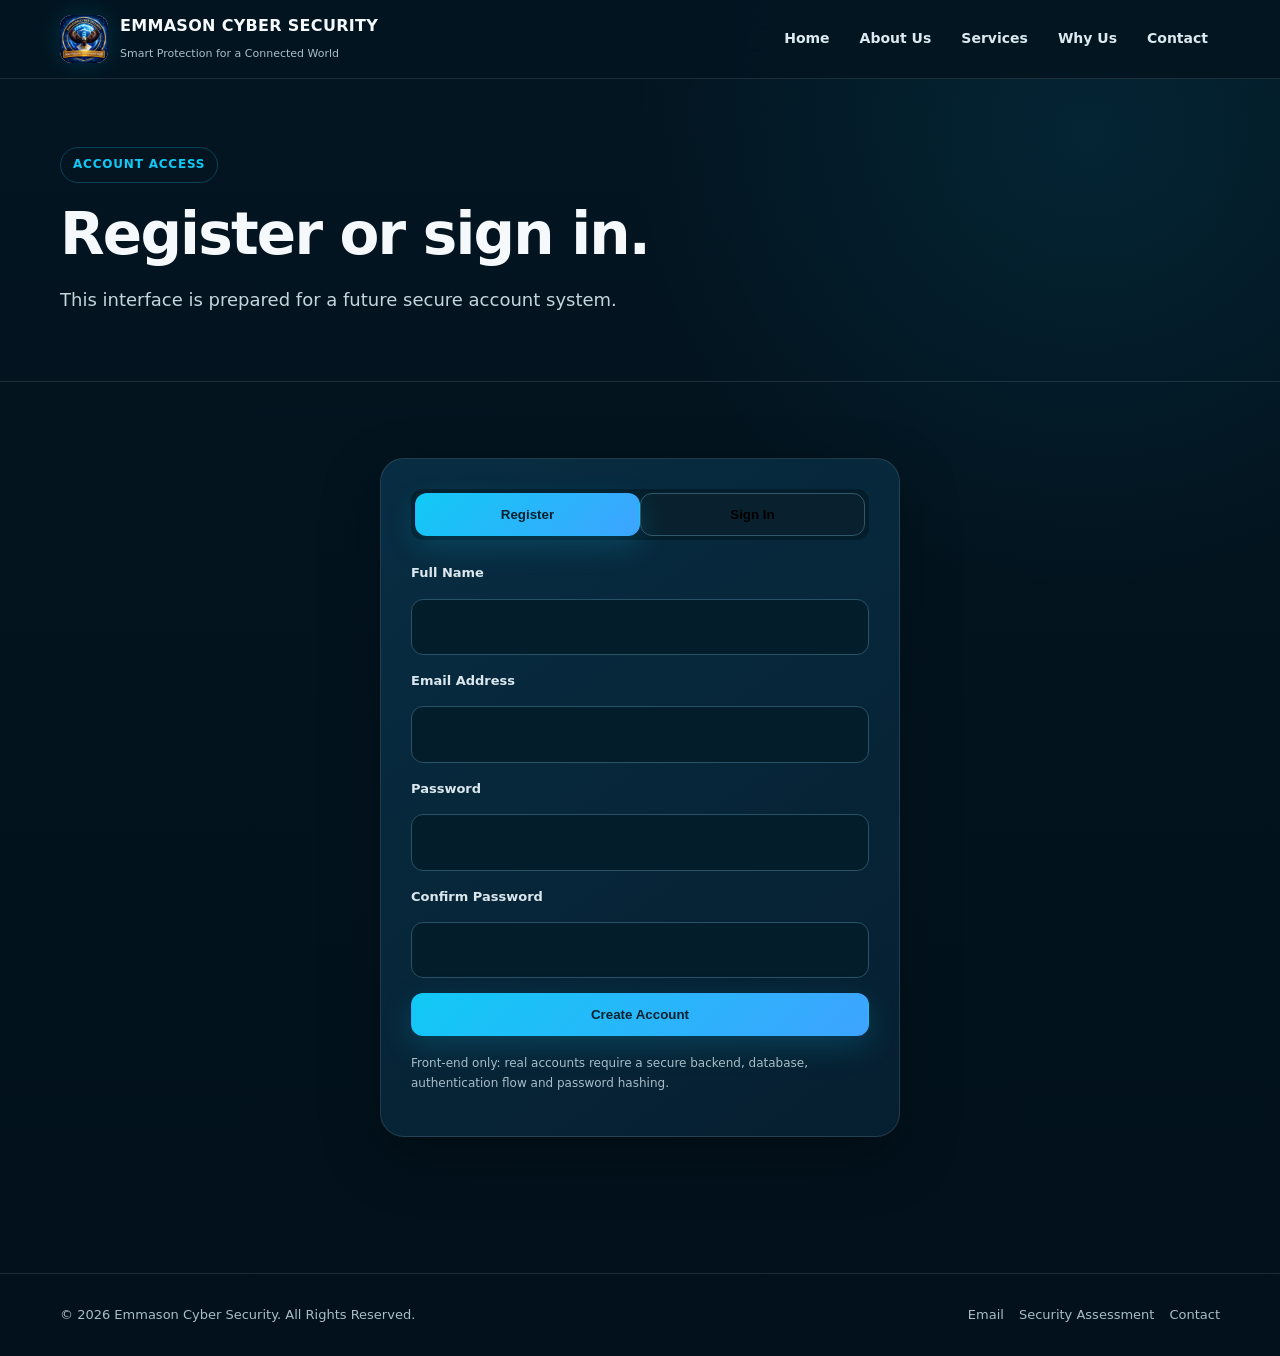
<file: register.html>
<!doctype html><html lang="en"><head><meta charset="utf-8"><meta name="viewport" content="width=device-width,initial-scale=1">
<title>Register / Sign In | Emmason Cyber Security</title><meta name="description" content="Register or sign in to the Emmason Cyber Security platform."><link rel="stylesheet" href="styles.css"></head><body><header><div class="container nav">
<a class="brand" href="index.html"><span class="logo"><img src="2026%20LOGO.png" alt="Emmason Cyber Security logo"></span><span><span class="brand-name">EMMASON CYBER SECURITY</span><br><span class="brand-tag">Smart Protection for a Connected World</span></span></a>
<button class="menu-toggle" id="menuToggle" aria-label="Open navigation" aria-expanded="false">☰</button>
<nav class="nav-links" id="navLinks"><a href="index.html" class="">Home</a><a href="About Us.html" class="">About Us</a><a href="Services.html" class="">Services</a><a href="Why-Us.html" class="">Why Us</a><a href="Contact.html" class="">Contact</a></nav></div></header><main><section class="page-hero"><div class="container"><span class="eyebrow">ACCOUNT ACCESS</span><h1>Register or sign in.</h1><p class="lead">This interface is prepared for a future secure account system.</p></div></section>
<section class="section"><div class="container" style="max-width:520px"><div class="panel">
<div class="tabs" style="display:grid;grid-template-columns:1fr 1fr;background:#041d2b;border-radius:12px;padding:4px;margin-bottom:22px"><button class="tab btn btn-primary" onclick="formSwitch('registerForm',this)">Register</button><button class="tab btn btn-secondary" onclick="formSwitch('loginForm',this)">Sign In</button></div>
<div id="msg" class="notice" style="display:none;margin-bottom:15px"></div>
<form id="registerForm" onsubmit="registerDemo(event)"><label>Full Name</label><input required><label>Email Address</label><input type="email" required><label>Password</label><input id="p1" type="password" required><label>Confirm Password</label><input id="p2" type="password" required><button class="btn btn-primary" type="submit">Create Account</button></form>
<form id="loginForm" style="display:none" onsubmit="loginDemo(event)"><label>Email Address</label><input type="email" required><label>Password</label><input type="password" required><button class="btn btn-primary" type="submit">Sign In</button></form>
<p class="muted" style="font-size:12px;margin-top:18px">Front-end only: real accounts require a secure backend, database, authentication flow and password hashing.</p>
</div></div></section></main>
<script>function formSwitch(id,b){document.querySelectorAll('form').forEach(x=>x.style.display='none');document.getElementById(id).style.display='grid';document.querySelectorAll('.tab').forEach(x=>x.classList.remove('btn-primary'));b.classList.add('btn-primary');document.getElementById('msg').style.display='none'}function message(t){const x=document.getElementById('msg');x.textContent=t;x.style.display='block'}function registerDemo(e){e.preventDefault();if(document.getElementById('p1').value!==document.getElementById('p2').value){message('Passwords do not match.');return}message('Registration submitted. Connect a secure backend to create the account.')}function loginDemo(e){e.preventDefault();message('Sign-in submitted. Connect a secure backend to authenticate the account.')}</script><footer><div class="container footer-grid"><div>© 2026 Emmason Cyber Security. All Rights Reserved.</div><div class="footer-links"><a href="mailto:info@emmasoncybersecurity.com">Email</a><a href="Get%20a%20Security%20Assessment.html">Security Assessment</a><a href="Contact.html">Contact</a></div></div></footer>
<script>const m=document.getElementById('menuToggle'),n=document.getElementById('navLinks');if(m){m.addEventListener('click',()=>{const o=n.classList.toggle('show');m.setAttribute('aria-expanded',o)});n.querySelectorAll('a').forEach(a=>a.addEventListener('click',()=>n.classList.remove('show')))}</script></body></html>
</file>
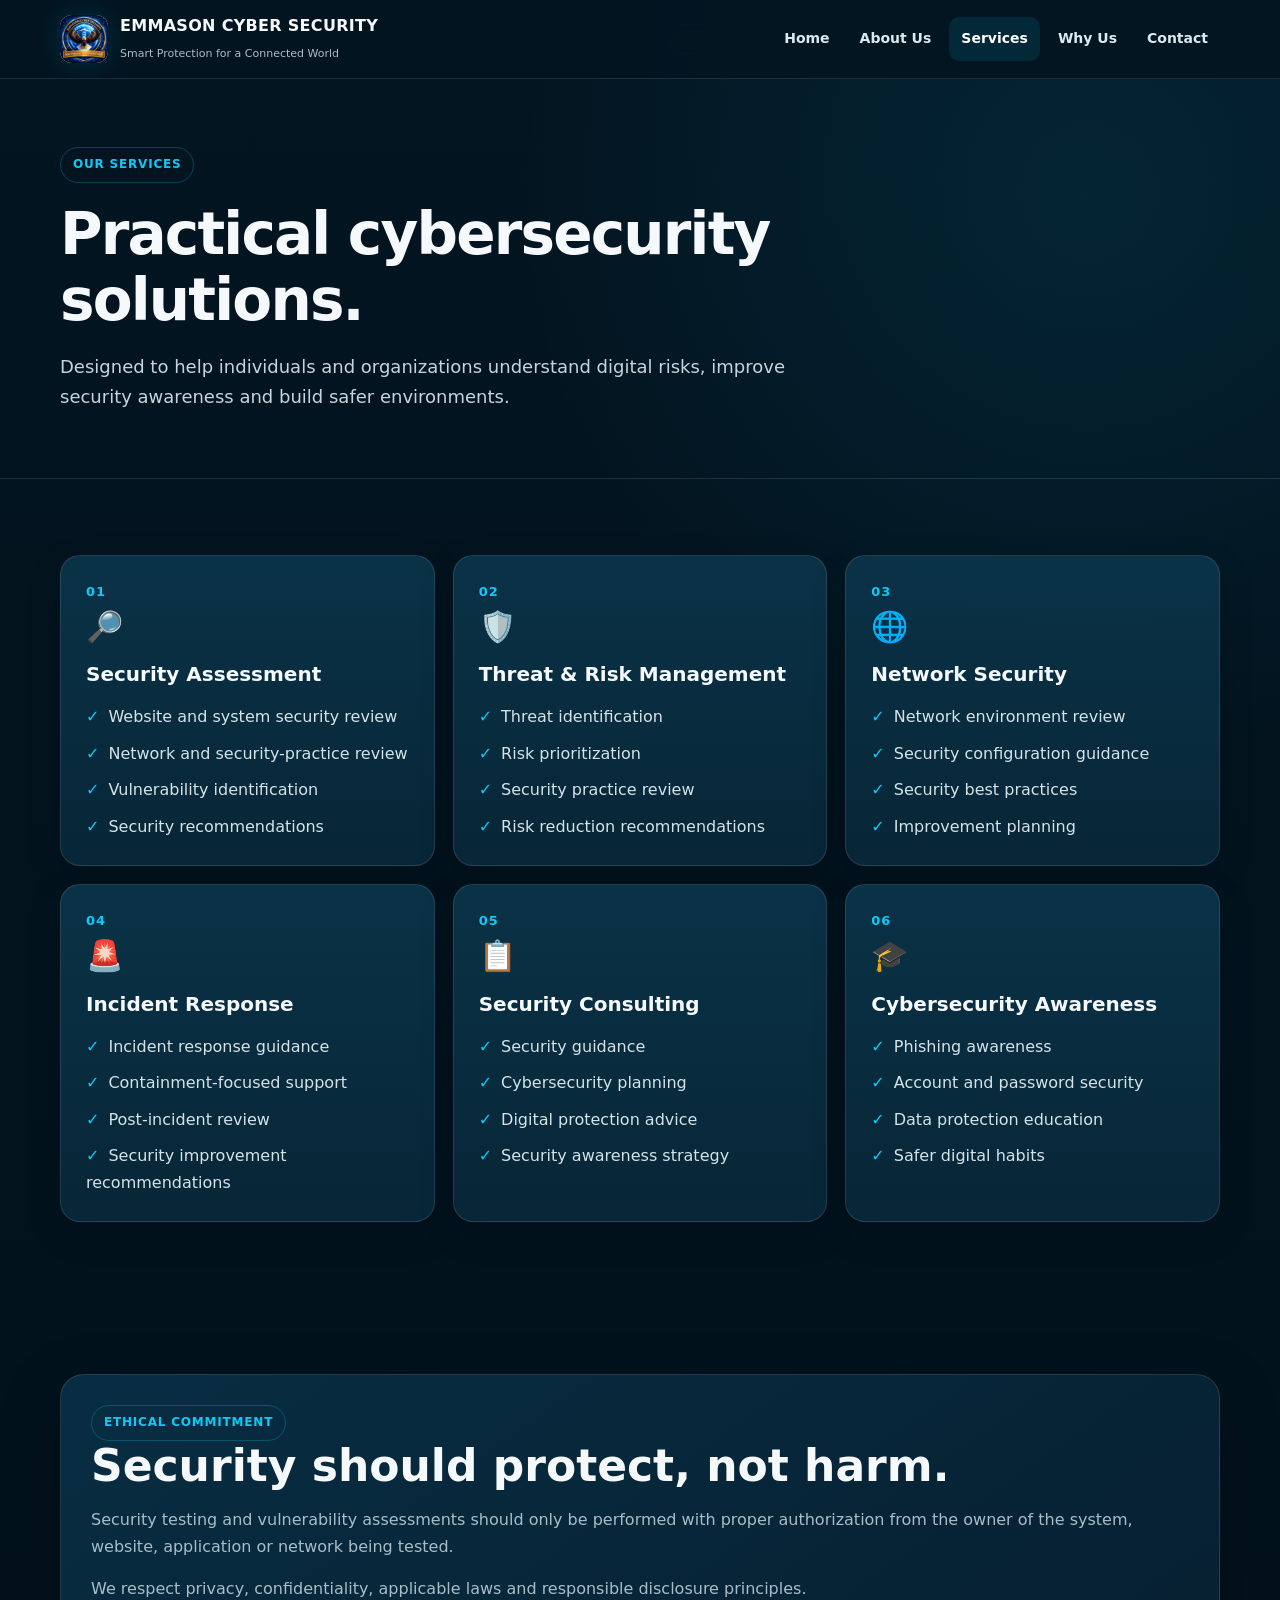
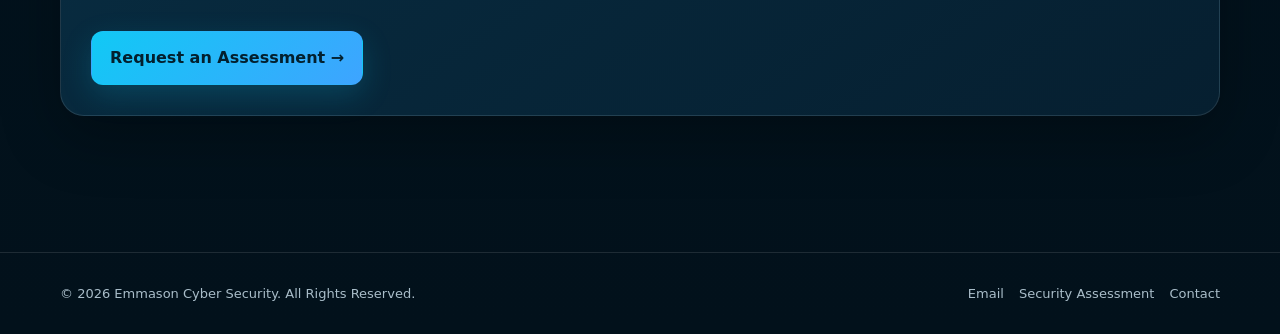
<file: Services.html>
<!doctype html><html lang="en"><head><meta charset="utf-8"><meta name="viewport" content="width=device-width,initial-scale=1">
<title>Services | Emmason Cyber Security</title><meta name="description" content="Cybersecurity awareness, ethical testing, website security, training, risk assessment and consulting."><link rel="stylesheet" href="styles.css"></head><body><header><div class="container nav">
<a class="brand" href="index.html"><span class="logo"><img src="2026%20LOGO.png" alt="Emmason Cyber Security logo"></span><span><span class="brand-name">EMMASON CYBER SECURITY</span><br><span class="brand-tag">Smart Protection for a Connected World</span></span></a>
<button class="menu-toggle" id="menuToggle" aria-label="Open navigation" aria-expanded="false">☰</button>
<nav class="nav-links" id="navLinks"><a href="index.html" class="">Home</a><a href="About Us.html" class="">About Us</a><a href="Services.html" class="active">Services</a><a href="Why-Us.html" class="">Why Us</a><a href="Contact.html" class="">Contact</a></nav></div></header><main><section class="page-hero"><div class="container"><span class="eyebrow">OUR SERVICES</span><h1>Practical cybersecurity solutions.</h1><p class="lead">Designed to help individuals and organizations understand digital risks, improve security awareness and build safer environments.</p></div></section>
<section class="section"><div class="container"><div class="grid grid-3"><article class="card"><div class="number">01</div><div class="icon">🔎</div><h3>Security Assessment</h3><ul class="service-list"><li>Website and system security review</li><li>Network and security-practice review</li><li>Vulnerability identification</li><li>Security recommendations</li></ul></article><article class="card"><div class="number">02</div><div class="icon">🛡️</div><h3>Threat & Risk Management</h3><ul class="service-list"><li>Threat identification</li><li>Risk prioritization</li><li>Security practice review</li><li>Risk reduction recommendations</li></ul></article><article class="card"><div class="number">03</div><div class="icon">🌐</div><h3>Network Security</h3><ul class="service-list"><li>Network environment review</li><li>Security configuration guidance</li><li>Security best practices</li><li>Improvement planning</li></ul></article><article class="card"><div class="number">04</div><div class="icon">🚨</div><h3>Incident Response</h3><ul class="service-list"><li>Incident response guidance</li><li>Containment-focused support</li><li>Post-incident review</li><li>Security improvement recommendations</li></ul></article><article class="card"><div class="number">05</div><div class="icon">📋</div><h3>Security Consulting</h3><ul class="service-list"><li>Security guidance</li><li>Cybersecurity planning</li><li>Digital protection advice</li><li>Security awareness strategy</li></ul></article><article class="card"><div class="number">06</div><div class="icon">🎓</div><h3>Cybersecurity Awareness</h3><ul class="service-list"><li>Phishing awareness</li><li>Account and password security</li><li>Data protection education</li><li>Safer digital habits</li></ul></article></div></div></section>
<section class="section"><div class="container"><div class="panel"><span class="eyebrow">ETHICAL COMMITMENT</span><h2>Security should protect, not harm.</h2><p class="muted">Security testing and vulnerability assessments should only be performed with proper authorization from the owner of the system, website, application or network being tested.</p><p class="muted">We respect privacy, confidentiality, applicable laws and responsible disclosure principles.</p><div class="actions"><a class="btn btn-primary" href="Get%20a%20Security%20Assessment.html">Request an Assessment →</a></div></div></div></section></main><footer><div class="container footer-grid"><div>© 2026 Emmason Cyber Security. All Rights Reserved.</div><div class="footer-links"><a href="mailto:info@emmasoncybersecurity.com">Email</a><a href="Get%20a%20Security%20Assessment.html">Security Assessment</a><a href="Contact.html">Contact</a></div></div></footer>
<script>const m=document.getElementById('menuToggle'),n=document.getElementById('navLinks');if(m){m.addEventListener('click',()=>{const o=n.classList.toggle('show');m.setAttribute('aria-expanded',o)});n.querySelectorAll('a').forEach(a=>a.addEventListener('click',()=>n.classList.remove('show')))}</script></body></html>
</file>
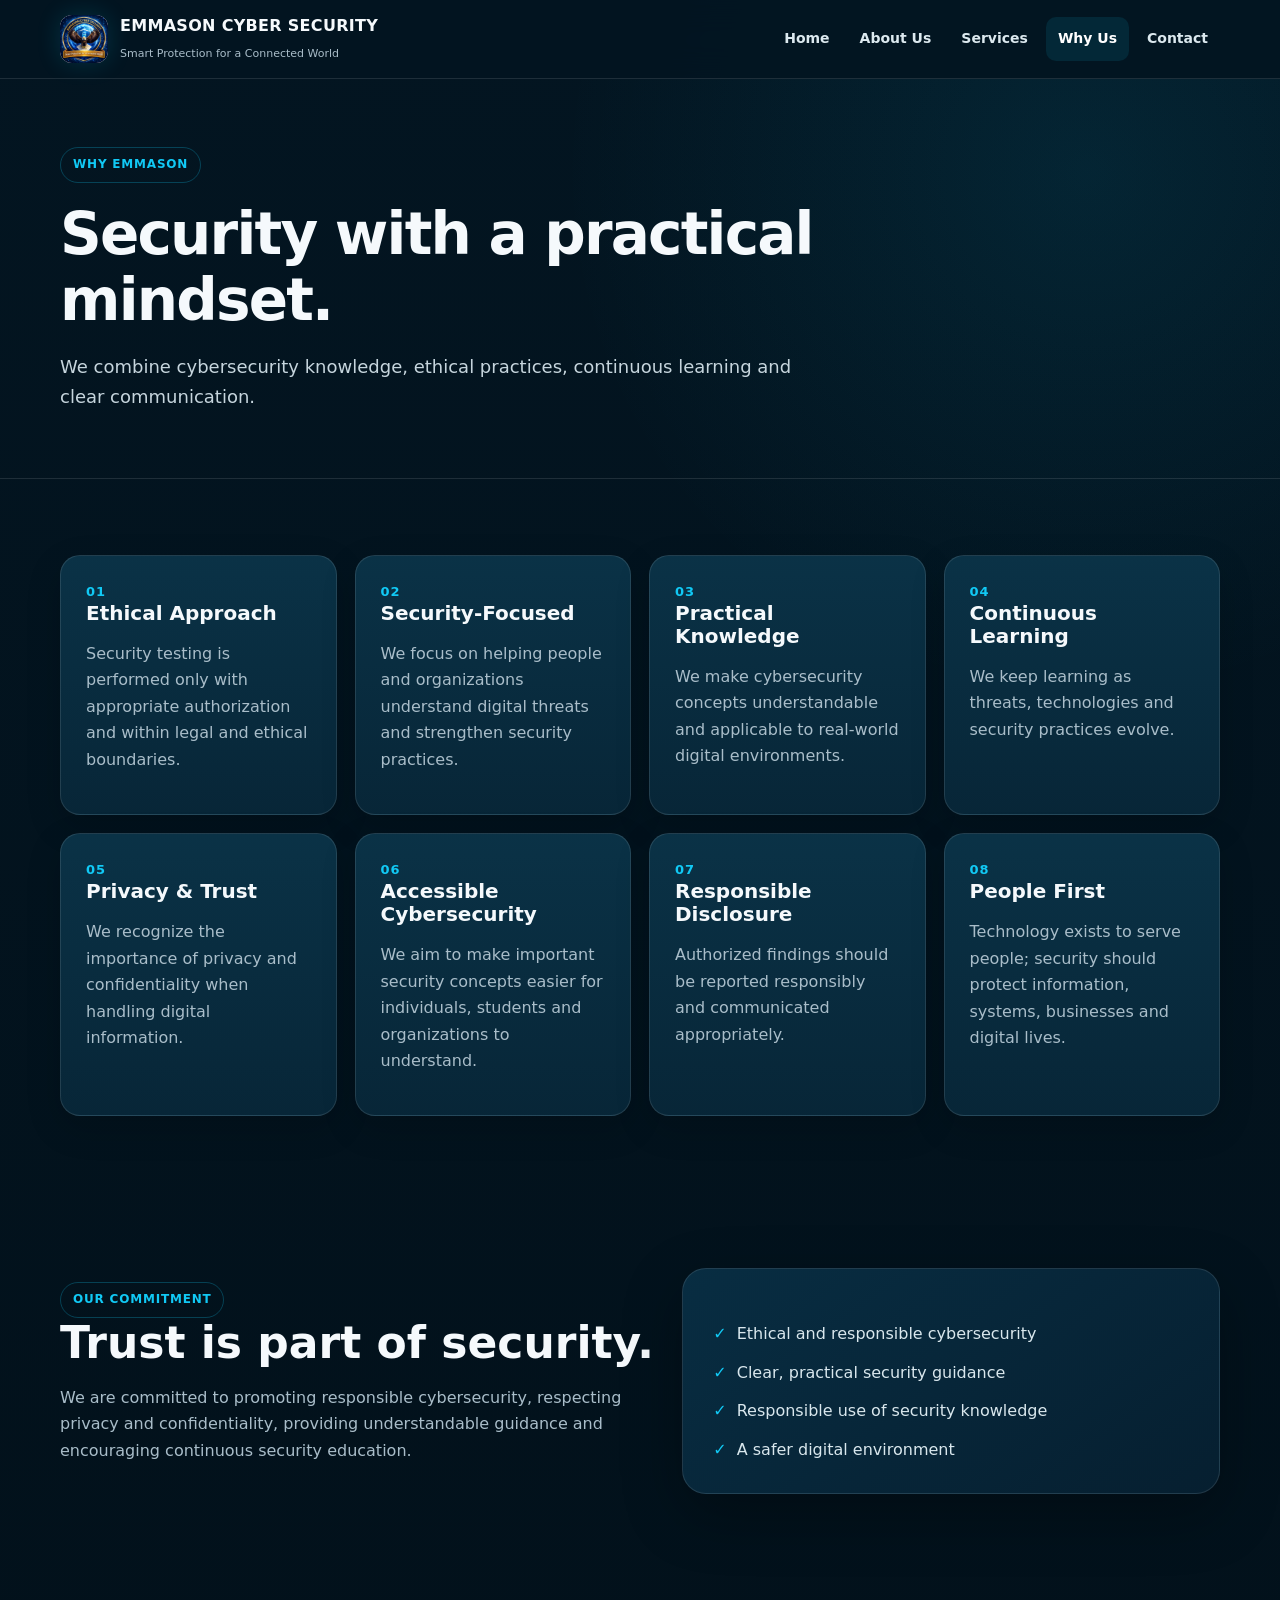
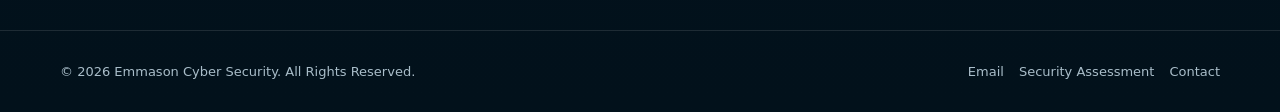
<file: Why-Us.html>
<!doctype html><html lang="en"><head><meta charset="utf-8"><meta name="viewport" content="width=device-width,initial-scale=1">
<title>Why Us | Emmason Cyber Security</title><meta name="description" content="Why Emmason Cyber Security focuses on ethical, practical, accessible and responsible cybersecurity."><link rel="stylesheet" href="styles.css"></head><body><header><div class="container nav">
<a class="brand" href="index.html"><span class="logo"><img src="2026%20LOGO.png" alt="Emmason Cyber Security logo"></span><span><span class="brand-name">EMMASON CYBER SECURITY</span><br><span class="brand-tag">Smart Protection for a Connected World</span></span></a>
<button class="menu-toggle" id="menuToggle" aria-label="Open navigation" aria-expanded="false">☰</button>
<nav class="nav-links" id="navLinks"><a href="index.html" class="">Home</a><a href="About Us.html" class="">About Us</a><a href="Services.html" class="">Services</a><a href="Why-Us.html" class="active">Why Us</a><a href="Contact.html" class="">Contact</a></nav></div></header><main><section class="page-hero"><div class="container"><span class="eyebrow">WHY EMMASON</span><h1>Security with a practical mindset.</h1><p class="lead">We combine cybersecurity knowledge, ethical practices, continuous learning and clear communication.</p></div></section>
<section class="section"><div class="container"><div class="grid grid-4"><div class="card"><div class="number">01</div><h3>Ethical Approach</h3><p class="muted">Security testing is performed only with appropriate authorization and within legal and ethical boundaries.</p></div><div class="card"><div class="number">02</div><h3>Security-Focused</h3><p class="muted">We focus on helping people and organizations understand digital threats and strengthen security practices.</p></div><div class="card"><div class="number">03</div><h3>Practical Knowledge</h3><p class="muted">We make cybersecurity concepts understandable and applicable to real-world digital environments.</p></div><div class="card"><div class="number">04</div><h3>Continuous Learning</h3><p class="muted">We keep learning as threats, technologies and security practices evolve.</p></div><div class="card"><div class="number">05</div><h3>Privacy & Trust</h3><p class="muted">We recognize the importance of privacy and confidentiality when handling digital information.</p></div><div class="card"><div class="number">06</div><h3>Accessible Cybersecurity</h3><p class="muted">We aim to make important security concepts easier for individuals, students and organizations to understand.</p></div><div class="card"><div class="number">07</div><h3>Responsible Disclosure</h3><p class="muted">Authorized findings should be reported responsibly and communicated appropriately.</p></div><div class="card"><div class="number">08</div><h3>People First</h3><p class="muted">Technology exists to serve people; security should protect information, systems, businesses and digital lives.</p></div></div></div></section>
<section class="section"><div class="container split"><div><span class="eyebrow">OUR COMMITMENT</span><h2>Trust is part of security.</h2><p class="muted">We are committed to promoting responsible cybersecurity, respecting privacy and confidentiality, providing understandable guidance and encouraging continuous security education.</p></div><div class="panel"><div class="checks"><div class="check"><b>✓</b><span>Ethical and responsible cybersecurity</span></div><div class="check"><b>✓</b><span>Clear, practical security guidance</span></div><div class="check"><b>✓</b><span>Responsible use of security knowledge</span></div><div class="check"><b>✓</b><span>A safer digital environment</span></div></div></div></div></section></main><footer><div class="container footer-grid"><div>© 2026 Emmason Cyber Security. All Rights Reserved.</div><div class="footer-links"><a href="mailto:info@emmasoncybersecurity.com">Email</a><a href="Get%20a%20Security%20Assessment.html">Security Assessment</a><a href="Contact.html">Contact</a></div></div></footer>
<script>const m=document.getElementById('menuToggle'),n=document.getElementById('navLinks');if(m){m.addEventListener('click',()=>{const o=n.classList.toggle('show');m.setAttribute('aria-expanded',o)});n.querySelectorAll('a').forEach(a=>a.addEventListener('click',()=>n.classList.remove('show')))}</script></body></html>
</file>
<file: styles.css>
:root{
  --navy:#031521; --navy2:#062d42; --panel:#08283a; --panel2:#0b354a;
  --text:#f5f9fc; --muted:#a9bdc9; --gold:#d9b44a; --cyan:#11c9f5;
  --blue:#2878ff; --border:rgba(255,255,255,.11); --radius:20px;
  --shadow:0 20px 60px rgba(0,0,0,.28); --max:1160px;
}
*{box-sizing:border-box}
html{scroll-behavior:smooth;scroll-padding-top:90px}
body{margin:0;font-family:Inter,system-ui,-apple-system,"Segoe UI",Roboto,Arial,sans-serif;
background:radial-gradient(circle at 85% 10%,rgba(17,201,245,.09),transparent 28%),linear-gradient(180deg,var(--navy),#02111b 100%);
color:var(--text);line-height:1.65}
a{color:inherit}.container{width:min(var(--max),92%);margin:auto}
header{position:sticky;top:0;z-index:1000;background:rgba(3,21,33,.92);backdrop-filter:blur(16px);
border-bottom:1px solid var(--border)}
.nav{min-height:78px;display:flex;align-items:center;justify-content:space-between;gap:20px}
.brand{display:flex;align-items:center;gap:12px;text-decoration:none;min-width:0}
.logo{width:48px;height:48px;border-radius:12px;overflow:hidden;flex:none;background:#fff;box-shadow:0 0 25px rgba(17,201,245,.16)}
.logo img{width:100%;height:100%;object-fit:cover}.brand-name{font-weight:900;letter-spacing:.3px}
.brand-tag{font-size:11px;color:var(--muted)}
.nav-links{display:flex;align-items:center;gap:6px}.nav-links a{padding:10px 12px;border-radius:10px;text-decoration:none;color:#dce9ef;font-weight:700;font-size:14px}
.nav-links a:hover,.nav-links a.active{background:rgba(17,201,245,.1);color:#fff}
.menu-toggle{display:none;background:none;border:1px solid var(--border);color:#fff;border-radius:10px;padding:8px 10px;font-size:22px}
.btn{display:inline-flex;align-items:center;justify-content:center;gap:8px;border-radius:12px;padding:13px 18px;
font-weight:900;text-decoration:none;border:1px solid transparent;transition:.2s;cursor:pointer}
.btn-primary{background:linear-gradient(135deg,var(--cyan),#3ea4ff);color:#03202e;box-shadow:0 10px 30px rgba(17,201,245,.18)}
.btn-primary:hover{transform:translateY(-2px)}.btn-secondary{border-color:#31576a;background:rgba(255,255,255,.02)}
.btn-secondary:hover{border-color:var(--cyan);background:rgba(17,201,245,.07)}
.hero{padding:92px 0 76px;position:relative;overflow:hidden}
.hero:before{content:"";position:absolute;width:500px;height:500px;border:1px solid rgba(17,201,245,.08);border-radius:50%;right:-220px;top:-180px}
.eyebrow{display:inline-flex;padding:7px 12px;border:1px solid rgba(17,201,245,.25);border-radius:999px;color:var(--cyan);font-size:12px;font-weight:900;letter-spacing:.8px}
h1,h2,h3{line-height:1.15}h1{font-size:clamp(42px,6vw,72px);margin:18px 0 18px;max-width:850px;letter-spacing:-1.8px}
h2{font-size:clamp(28px,4vw,44px);margin:0 0 14px}h3{font-size:20px;margin:0 0 9px}
.lead{font-size:19px;color:#c6d5dd;max-width:760px}.muted{color:var(--muted)}
.actions{display:flex;flex-wrap:wrap;gap:12px;margin-top:28px}
.section{padding:76px 0}.section-head{max-width:760px;margin-bottom:30px}
.grid{display:grid;gap:18px}.grid-3{grid-template-columns:repeat(3,1fr)}.grid-2{grid-template-columns:repeat(2,1fr)}
.card{background:linear-gradient(180deg,rgba(11,53,74,.92),rgba(8,40,58,.92));border:1px solid var(--border);
border-radius:var(--radius);padding:25px;box-shadow:0 12px 35px rgba(0,0,0,.16)}
.card:hover{border-color:rgba(17,201,245,.32)}.icon{font-size:30px;margin-bottom:12px}.number{color:var(--cyan);font-weight:900;font-size:13px;letter-spacing:1px}
.checks{display:grid;gap:12px;margin-top:22px}.check{display:flex;gap:10px;align-items:flex-start;color:#d9e7ed}.check b{color:var(--cyan)}
.split{display:grid;grid-template-columns:1.05fr .95fr;gap:28px;align-items:center}
.panel{background:linear-gradient(145deg,#082d42,#061f30);border:1px solid var(--border);border-radius:24px;padding:30px;box-shadow:var(--shadow)}
.stat-grid{display:grid;grid-template-columns:repeat(3,1fr);gap:10px;margin-top:18px}.stat{padding:16px;border:1px solid var(--border);border-radius:14px;background:rgba(255,255,255,.025)}
.stat strong{display:block;font-size:23px}.stat span{font-size:12px;color:var(--muted)}
.page-hero{padding:68px 0 48px;border-bottom:1px solid var(--border)}
.page-hero h1{font-size:clamp(38px,5vw,58px);margin-bottom:12px}.page-hero .lead{font-size:18px}
.service-list{display:grid;gap:10px;margin:18px 0 0;padding:0;list-style:none}.service-list li{color:#d5e3e9}.service-list li:before{content:"✓";color:var(--cyan);font-weight:900;margin-right:9px}
.quote{border-left:3px solid var(--gold);padding:10px 0 10px 18px;color:#e7eef2;font-size:18px}
.cta{padding:38px;border-radius:24px;background:linear-gradient(135deg,rgba(17,201,245,.12),rgba(40,120,255,.09));border:1px solid rgba(17,201,245,.22)}
form{display:grid;gap:15px}label{font-size:13px;font-weight:800;color:#dbe7ed}input,select,textarea{
width:100%;padding:14px 15px;border:1px solid #285267;border-radius:12px;background:#041d2b;color:#fff;font:inherit;outline:none}
input:focus,select:focus,textarea:focus{border-color:var(--cyan);box-shadow:0 0 0 3px rgba(17,201,245,.09)}
textarea{min-height:150px;resize:vertical}.form-grid{display:grid;grid-template-columns:1fr 1fr;gap:15px}
.notice{padding:14px 16px;border:1px solid rgba(217,180,74,.25);background:rgba(217,180,74,.07);border-radius:12px;color:#e9dfbd;font-size:13px}
footer{margin-top:60px;border-top:1px solid var(--border);padding:30px 0;color:var(--muted);font-size:13px}
.footer-grid{display:flex;justify-content:space-between;gap:20px;align-items:center}.footer-links{display:flex;gap:15px;flex-wrap:wrap}.footer-links a{text-decoration:none}
@media(max-width:850px){.nav-links{display:none;position:absolute;top:78px;left:4%;right:4%;padding:10px;background:#041b2a;border:1px solid var(--border);border-radius:16px;flex-direction:column;align-items:stretch}.nav-links.show{display:flex}.nav-links a{padding:12px}.menu-toggle{display:block}.grid-3{grid-template-columns:1fr 1fr}.split{grid-template-columns:1fr}}
@media(max-width:600px){.hero{padding:68px 0 58px}.section{padding:58px 0}.grid-3,.grid-2,.form-grid,.stat-grid{grid-template-columns:1fr}h1{letter-spacing:-1px}.footer-grid{flex-direction:column;align-items:flex-start}.brand-tag{display:none}}

.grid-4{grid-template-columns:repeat(4,1fr)}
@media(max-width:1000px){.grid-4{grid-template-columns:repeat(2,1fr)}}
@media(max-width:600px){.grid-4{grid-template-columns:1fr}}
</file>
